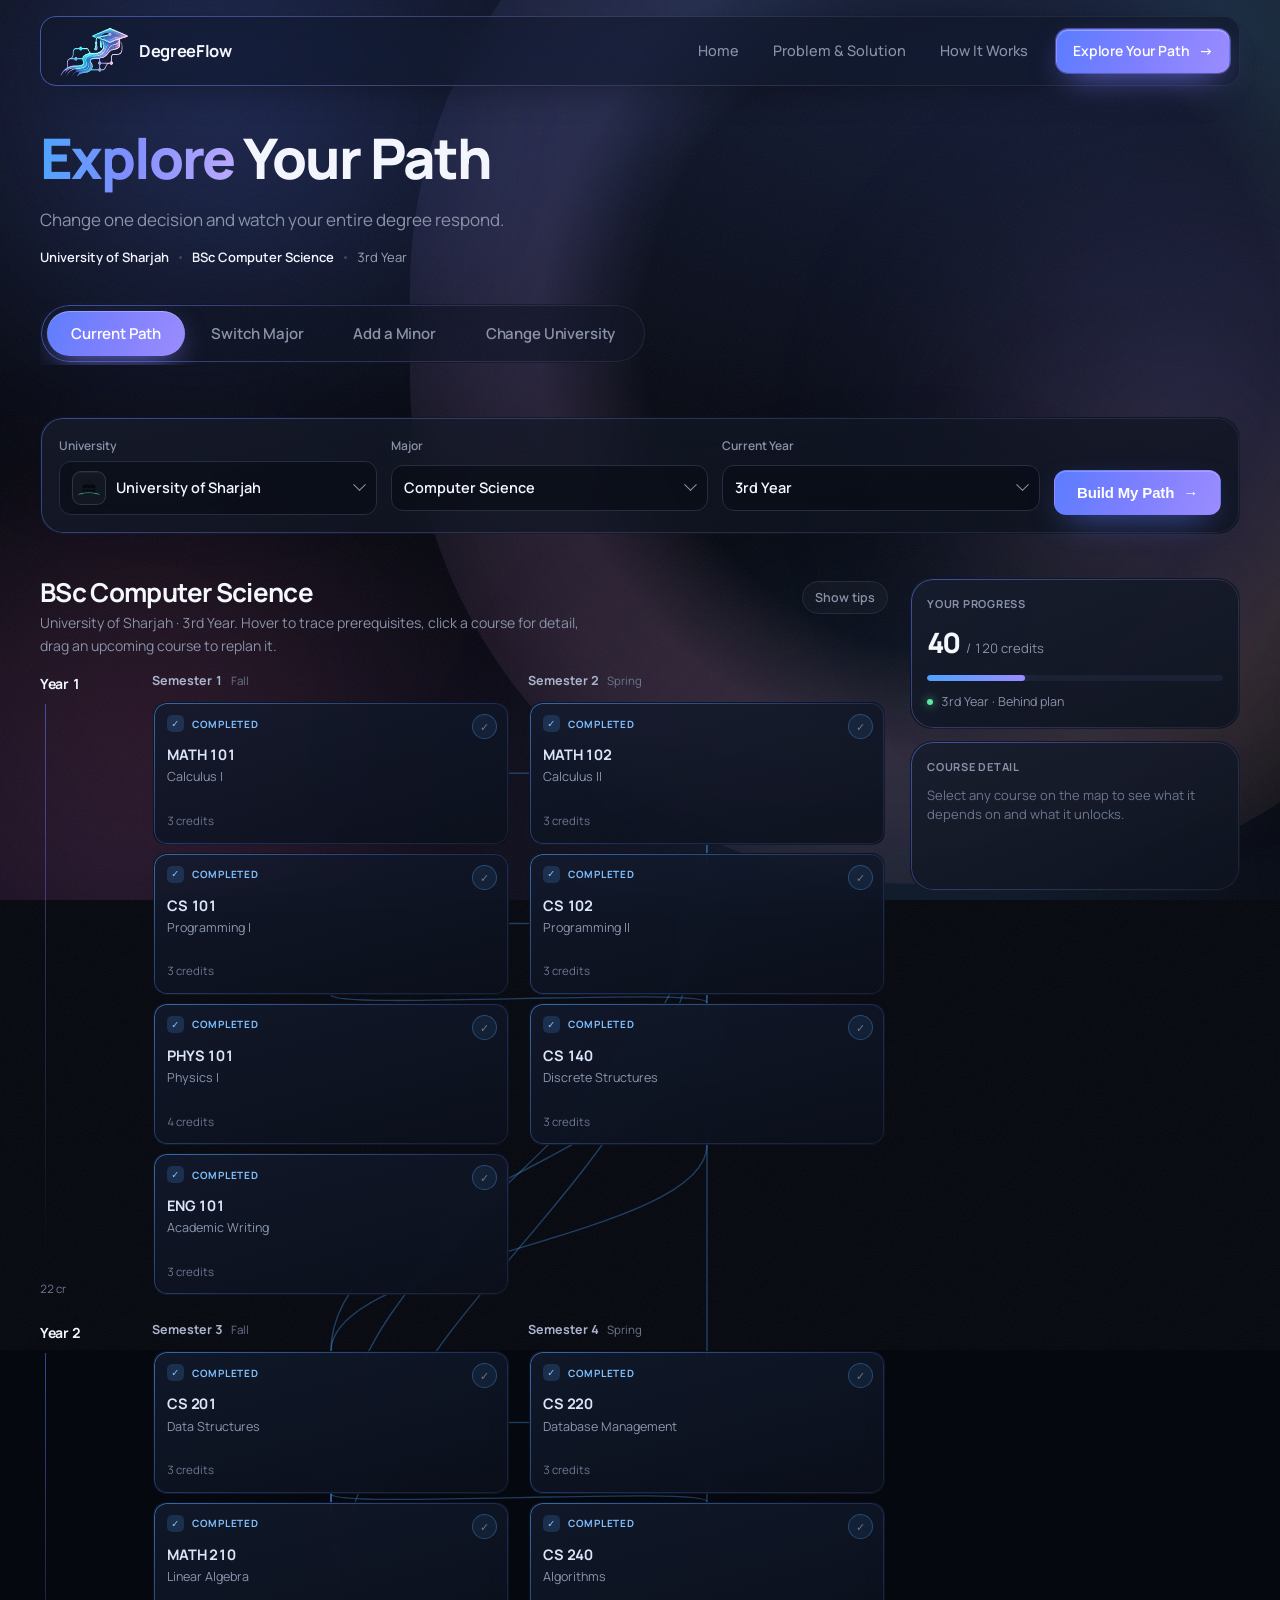
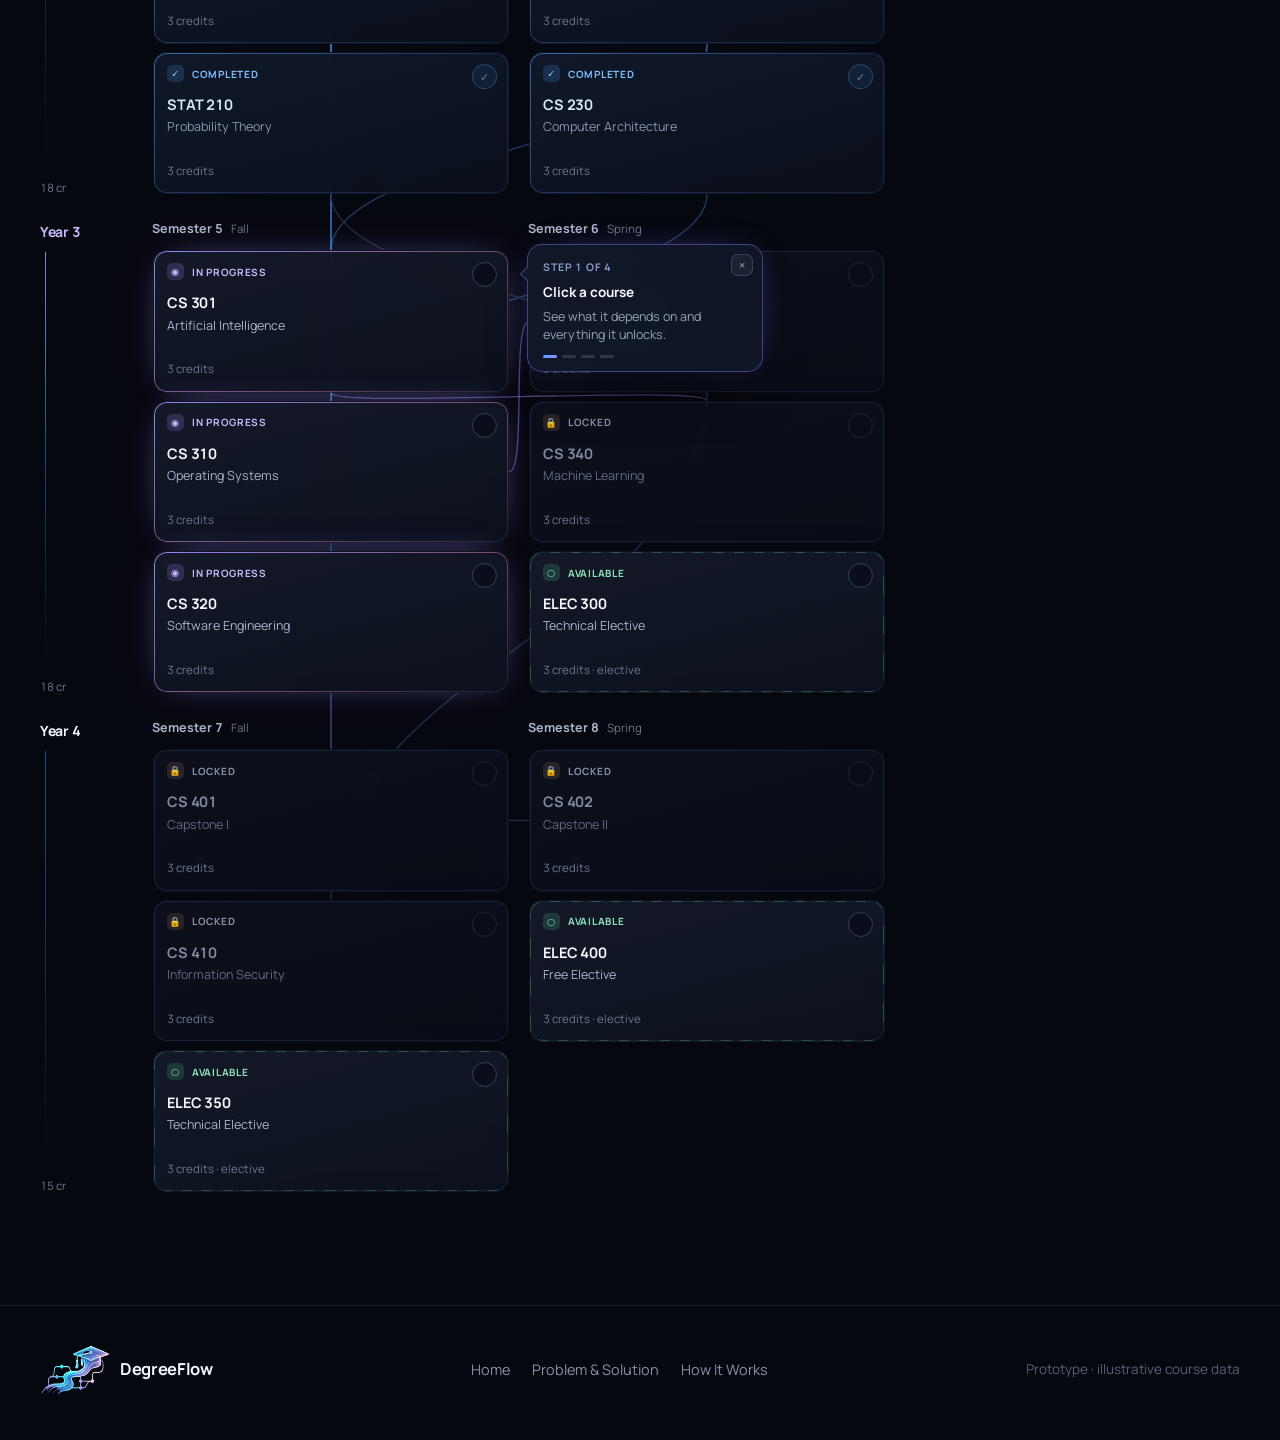
<file: explore.html>
<!DOCTYPE html>
<html lang="en">
<head>
<meta charset="utf-8" />
<meta name="viewport" content="width=device-width, initial-scale=1" />
<title>Explore Your Path — DegreeFlow</title>
<meta name="description" content="See your degree as a living map. Change a major, add a minor or move university, and watch the whole path respond." />

<link rel="preconnect" href="https://fonts.googleapis.com" />
<link rel="preconnect" href="https://fonts.gstatic.com" crossorigin />
<link href="https://fonts.googleapis.com/css2?family=Manrope:wght@400;500;600;700;800&display=swap" rel="stylesheet" />
<link rel="stylesheet" href="home.css" />
<link rel="stylesheet" href="explore.css" />
</head>
<body class="explore-page">



<div class="bg-field" aria-hidden="true">
  <span class="ribbon"></span>
  <span class="orb orb-a"></span>
  <span class="orb orb-b"></span>
  <span class="orb orb-c"></span>
  <span class="orb orb-d"></span>
  <span class="orb orb-e"></span>
</div>
<div class="grain-layer" aria-hidden="true"></div>

<a class="skip" href="#explore">Skip to content</a>

<header class="nav-wrap">
  <nav class="nav" id="nav" aria-label="Primary">
    <a class="brand" href="index.html">
      <img class="brand-mark-fallback" src="images/DegreeFlow_logo.png" alt="" aria-hidden="true" width="70" height="50"/>
      
      <span class="brand-name">DegreeFlow</span>
    </a>

    <button class="nav-toggle" id="navToggle" aria-expanded="false" aria-controls="navLinks" aria-label="Open menu">
      <span></span><span></span>
    </button>

    <div class="nav-links" id="navLinks">
      <a href="index.html" class="nav-link">Home</a>
      <a href="problem-solution.html" class="nav-link">Problem &amp; Solution</a>
      <a href="index.html#how" class="nav-link">How It Works</a>
      <a href="explore.html" class="btn btn-primary btn-sm magnetic is-active" aria-current="page">Explore Your Path <span class="arrow">→</span></a>
    </div>
  </nav>
</header>

<main id="explore">

  <section class="explore-head">
    <div class="shell">
      <h1 class="ex-title"><span class="grad-word">Explore</span> Your Path</h1>
      <p class="ex-sub">Change one decision and watch your entire degree respond.</p>
      <p class="ex-state" id="exState"></p>
    </div>
  </section>

  <section class="tabs-section">
    <div class="shell">
      <div class="tabs-scroll">
        <div class="tabs" role="tablist" aria-label="Scenario" id="tabs">
          <span class="tab-pill" id="tabPill" aria-hidden="true"></span>
          <button class="tab" role="tab" id="tab-current"    aria-selected="true"  aria-controls="view" data-scenario="current">Current Path</button>
          <button class="tab" role="tab" id="tab-major"      aria-selected="false" aria-controls="view" data-scenario="major">Switch Major</button>
          <button class="tab" role="tab" id="tab-minor"      aria-selected="false" aria-controls="view" data-scenario="minor">Add a Minor</button>
          <button class="tab" role="tab" id="tab-university" aria-selected="false" aria-controls="view" data-scenario="university">Change University</button>
        </div>
      </div>
    </div>
  </section>

  <section class="work">
    <div class="shell">

      <!-- sits above the panel so the dropdown row keeps its full width -->
      <div class="config-bar" id="configBar">
        <button class="btn btn-ghost btn-sm" id="resetBtn" type="button" hidden>↺ Reset path</button>
      </div>

      <div class="config" id="config">
        <div class="config-fields" id="configFields"></div>
        <div class="config-actions">
          <button class="btn btn-primary magnetic" id="buildBtn" type="button">Build My Path <span class="arrow">→</span></button>
        </div>
      </div>

      <div class="view" id="view" role="tabpanel" aria-labelledby="tab-current"></div>

    </div>
  </section>
</main>

<div class="toast" id="toast" role="status" aria-live="polite"></div>

<footer class="footer">
  <div class="shell footer-inner">
    <a class="brand" href="index.html">
            <img class="brand-mark-fallback" src="images/DegreeFlow_logo.png" alt="" aria-hidden="true" width="70" height="50"/>

      <span class="brand-name">DegreeFlow</span>
    </a>
    <nav class="footer-links" aria-label="Footer">
      <a href="index.html">Home</a>
      <a href="problem-solution.html">Problem &amp; Solution</a>
      <a href="index.html#how">How It Works</a>
    </nav>
    <p class="footer-note">Prototype · illustrative course data</p>
  </div>
</footer>

<script src="explore.js"></script>
</body>
</html>
</file>
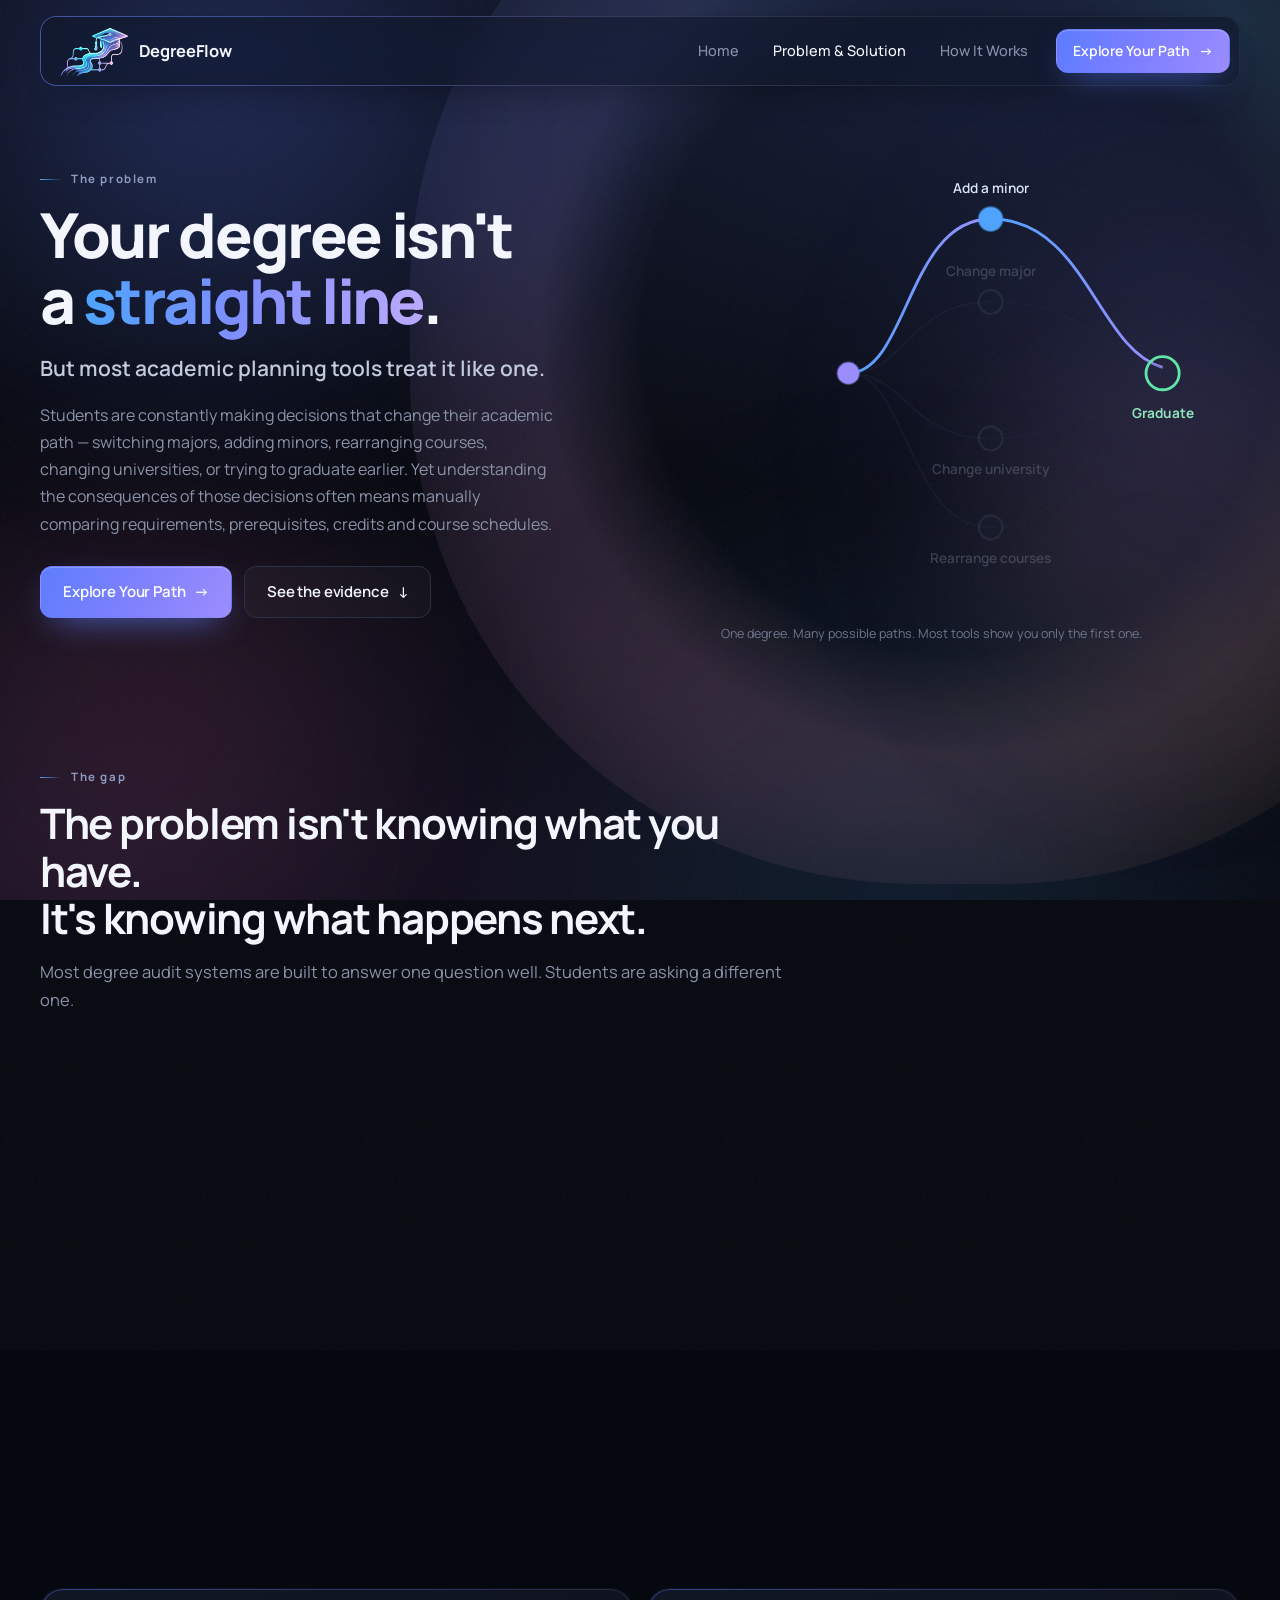
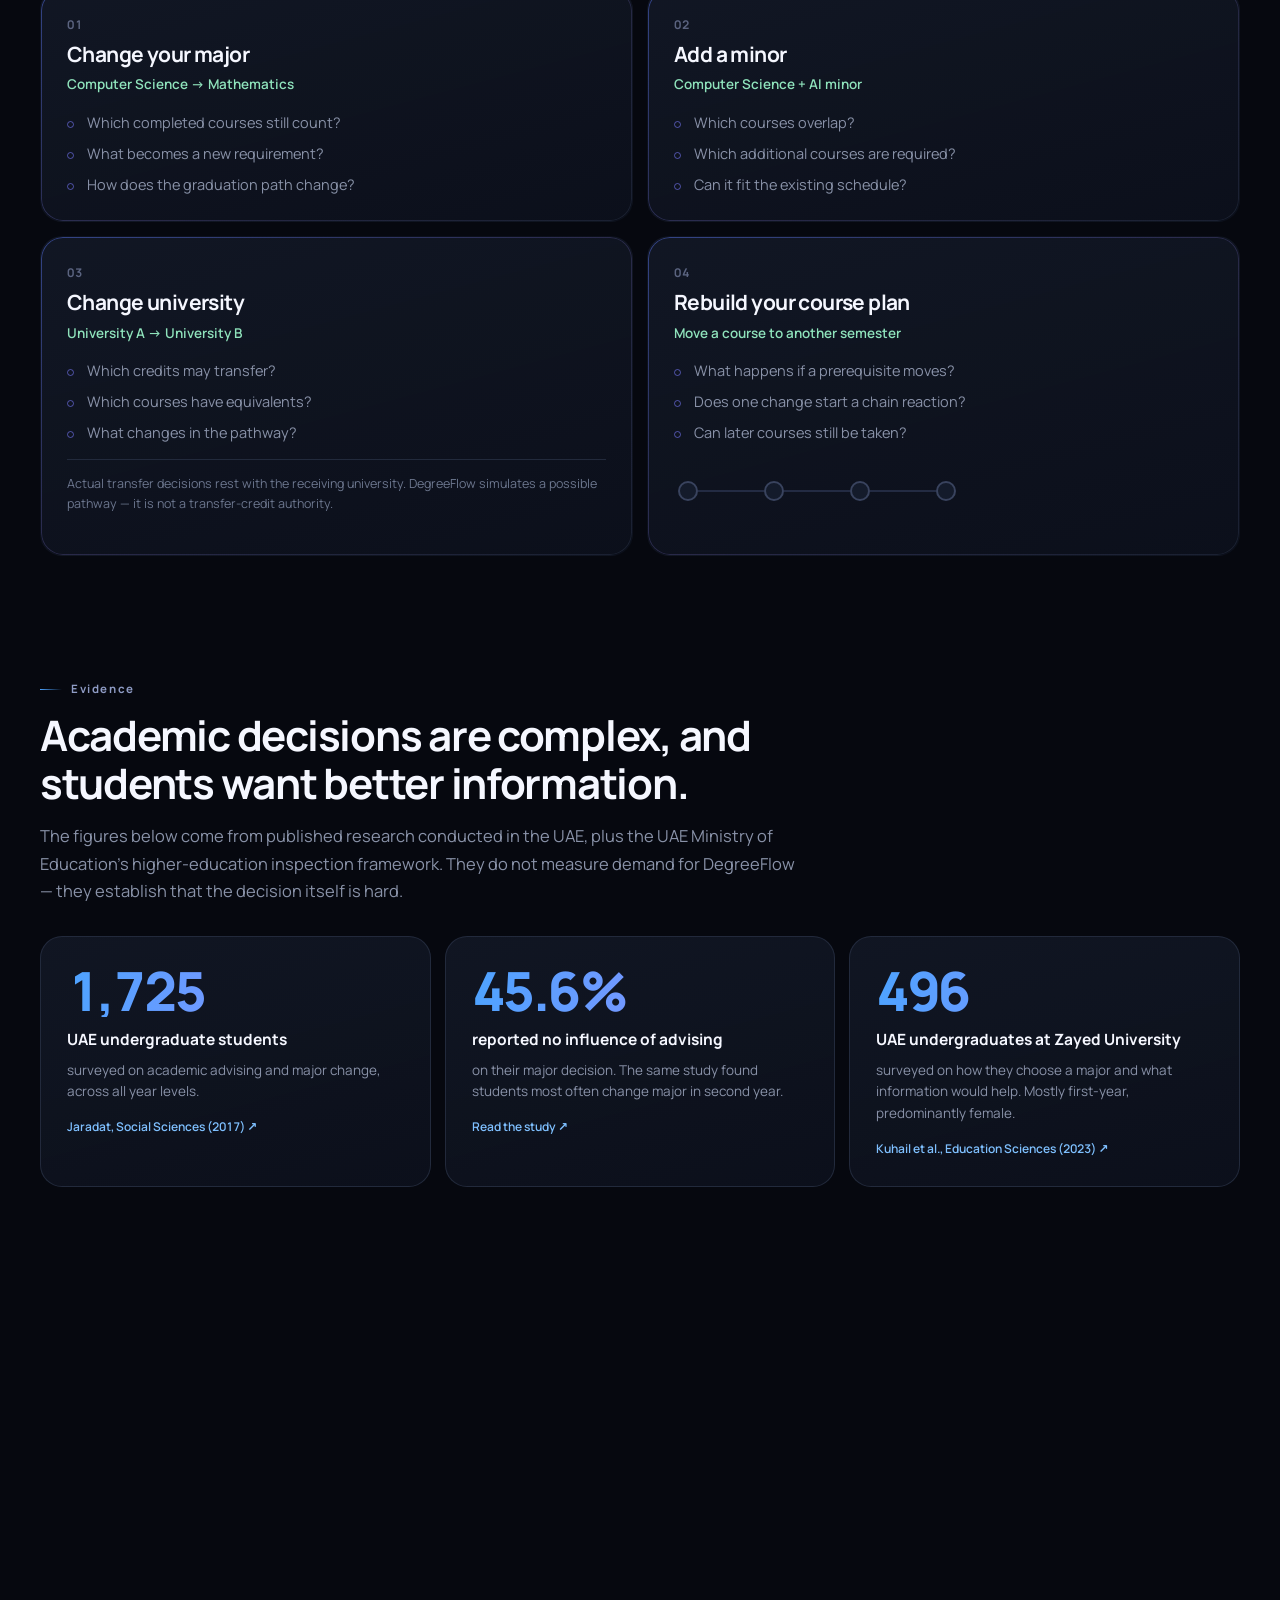
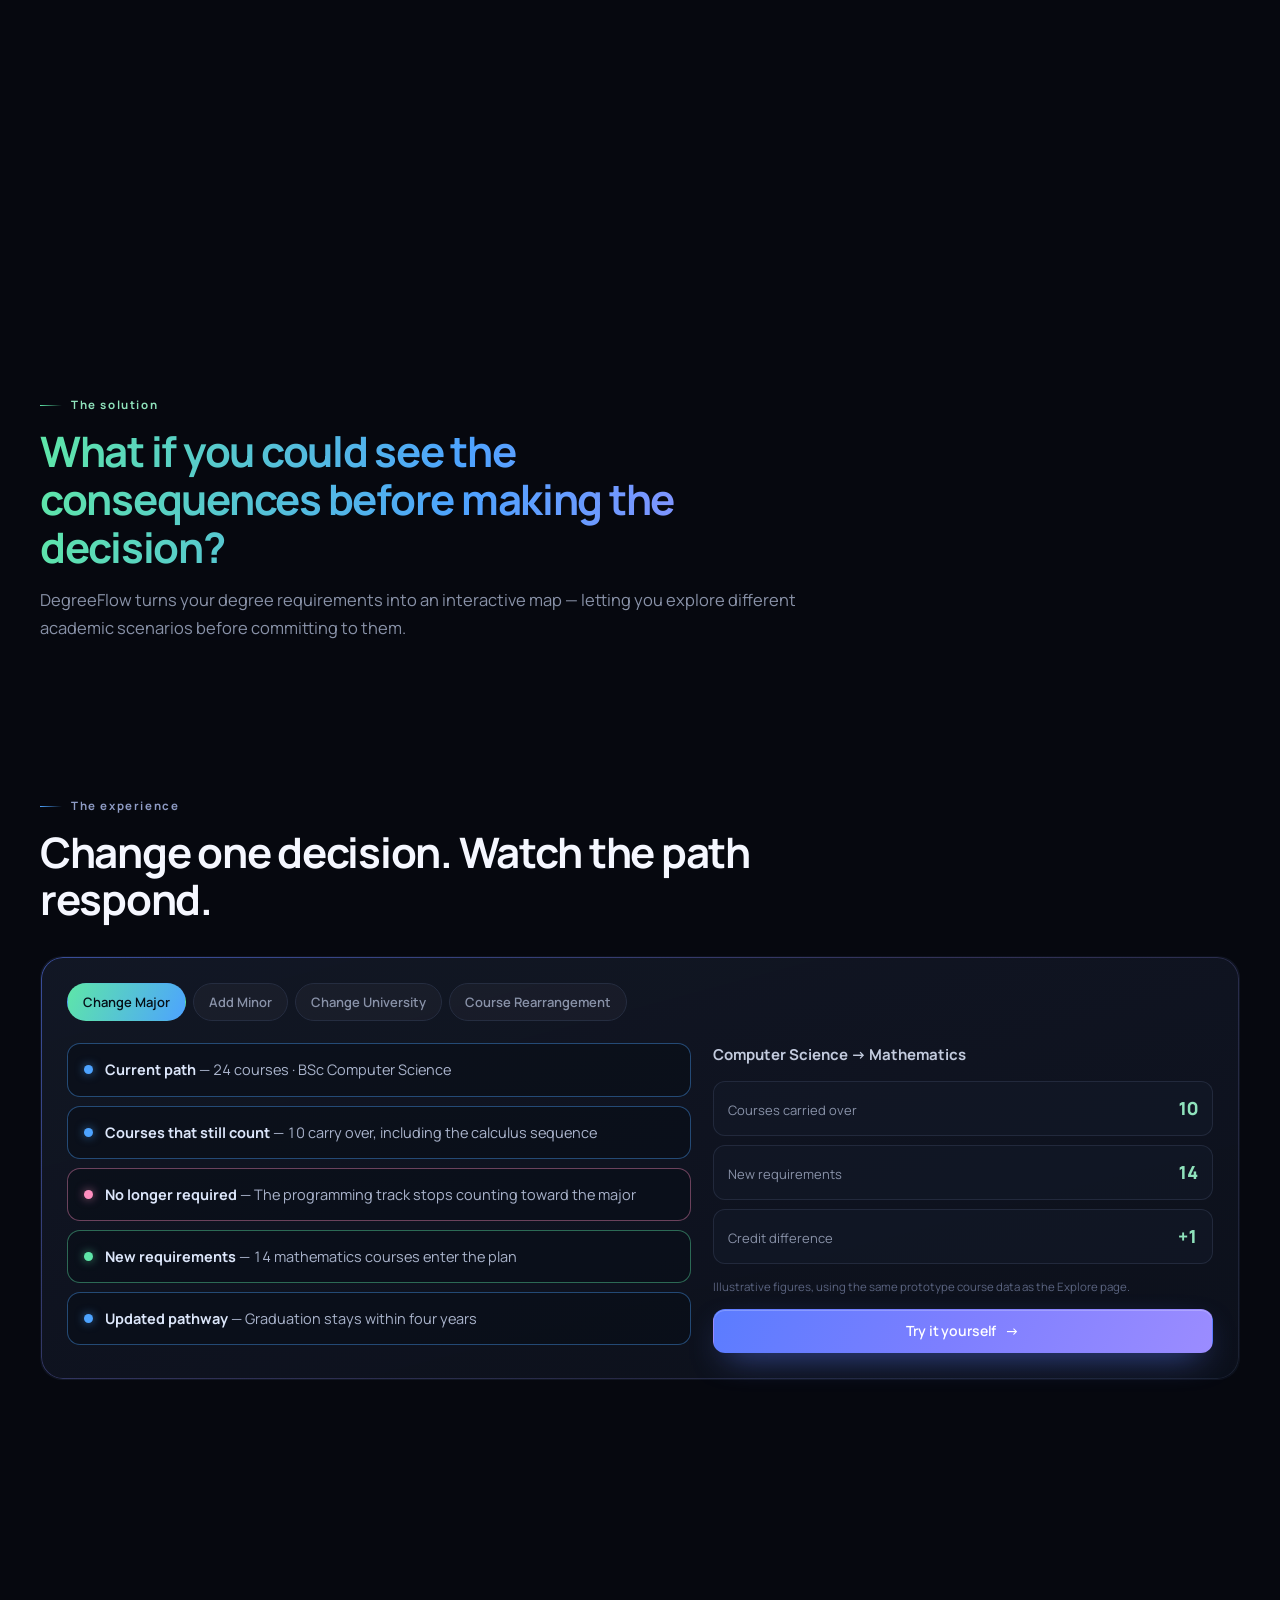
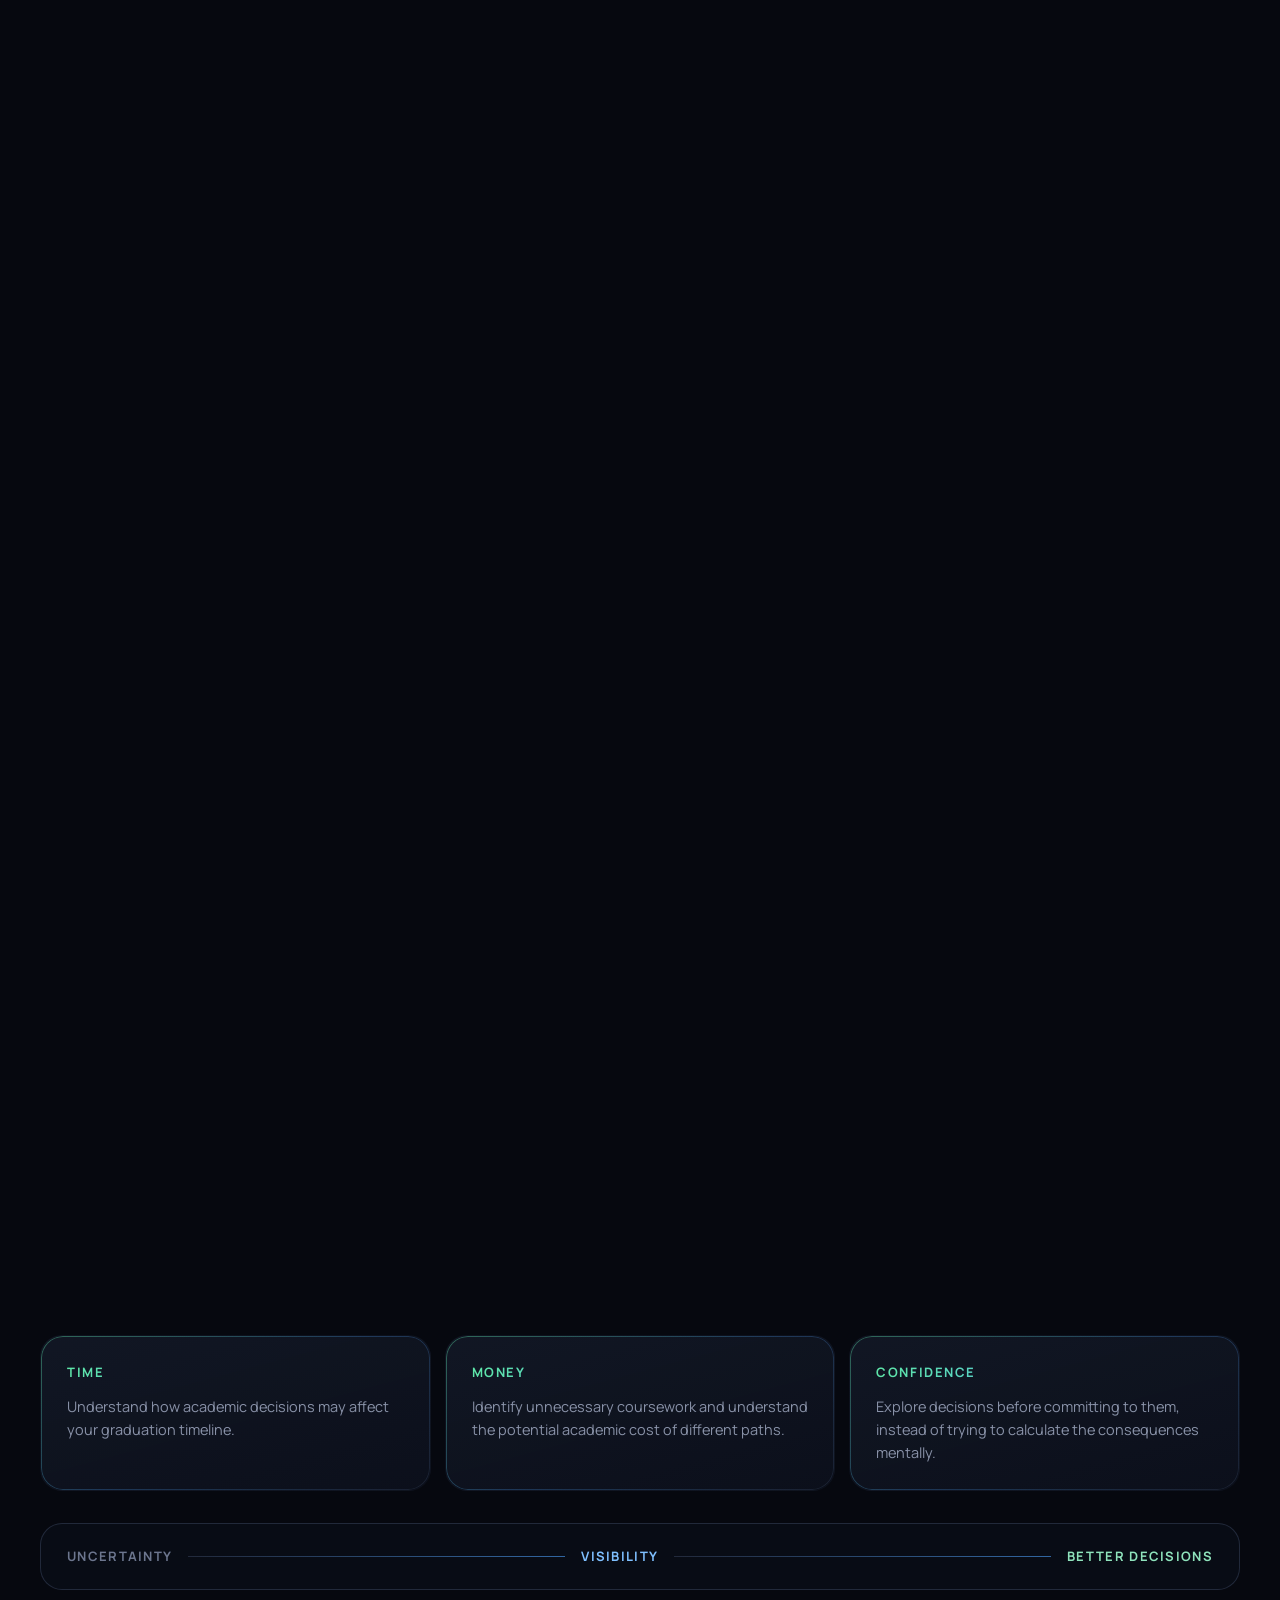
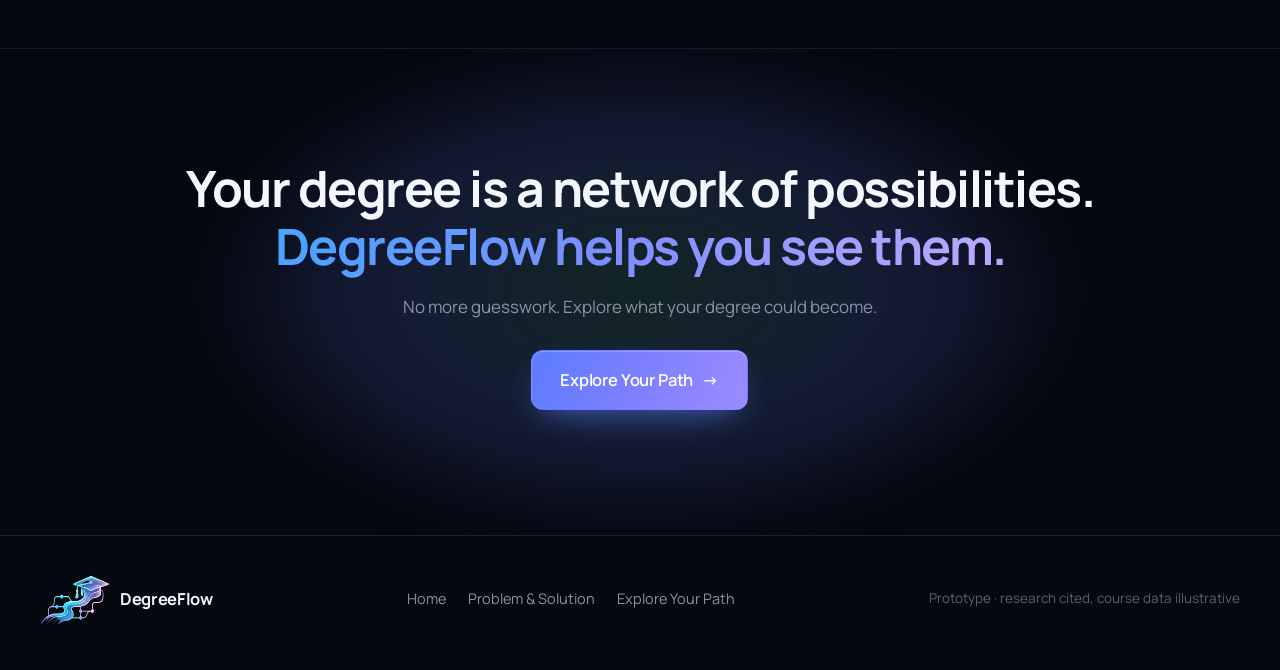
<file: problem-solution.html>
<!DOCTYPE html>
<html lang="en">
<head>
<meta charset="utf-8" />
<meta name="viewport" content="width=device-width, initial-scale=1" />
<title>Problem &amp; Solution — DegreeFlow</title>
<meta name="description" content="Students can see their current degree requirements, but not what happens when they change something. DegreeFlow turns academic decisions into a visual, explorable pathway." />

<link rel="preconnect" href="https://fonts.googleapis.com" />
<link rel="preconnect" href="https://fonts.gstatic.com" crossorigin />
<link href="https://fonts.googleapis.com/css2?family=Manrope:wght@400;500;600;700;800&display=swap" rel="stylesheet" />
<link rel="stylesheet" href="home.css" />
<link rel="stylesheet" href="problem-solution.css" />
</head>
<body class="ps-page">

<div class="bg-field" aria-hidden="true">
  <span class="ribbon"></span>
  <span class="orb orb-a"></span><span class="orb orb-b"></span><span class="orb orb-c"></span>
  <span class="orb orb-d"></span><span class="orb orb-e"></span>
</div>
<div class="grain-layer" aria-hidden="true"></div>

<a class="skip" href="#hero">Skip to content</a>

<header class="nav-wrap">
  <nav class="nav" id="nav" aria-label="Primary">
    <a class="brand" href="index.html">
                 <img class="brand-mark-fallback" src="images/DegreeFlow_logo.png" alt="" aria-hidden="true" width="70" height="50"/>

      <span class="brand-name">DegreeFlow</span>
    </a>
    <button class="nav-toggle" id="navToggle" aria-expanded="false" aria-controls="navLinks" aria-label="Open menu">
      <span></span><span></span>
    </button>
    <div class="nav-links" id="navLinks">
      <a href="index.html" class="nav-link">Home</a>
      <a href="problem-solution.html" class="nav-link is-current" aria-current="page">Problem &amp; Solution</a>
      <a href="index.html#how" class="nav-link">How It Works</a>
      <a href="explore.html" class="btn btn-primary btn-sm magnetic">Explore Your Path <span class="arrow">→</span></a>
    </div>
  </nav>
</header>

<main>

<!-- ═══════════ 1. HERO ═══════════ -->
<section class="hero-ps" id="hero">
  <div class="shell hero-grid">
    <div class="hero-copy">
      <p class="eyebrow">The problem</p>
      <h1 class="hero-h1">Your degree isn't<br />a <em class="grad-word">straight line</em>.</h1>
      <p class="hero-sub">But most academic planning tools treat it like one.</p>
      <p class="hero-body">
        Students are constantly making decisions that change their academic path — switching majors,
        adding minors, rearranging courses, changing universities, or trying to graduate earlier.
        Yet understanding the consequences of those decisions often means manually comparing
        requirements, prerequisites, credits and course schedules.
      </p>
      <div class="hero-actions">
        <a class="btn btn-primary magnetic" href="explore.html">Explore Your Path <span class="arrow">→</span></a>
        <a class="btn btn-ghost magnetic" href="#evidence">See the evidence <span class="arrow down">↓</span></a>
      </div>
    </div>

    <!-- one degree, many possible futures -->
    <div class="branch-wrap">
      <svg class="branch" viewBox="0 0 520 400" role="img"
           aria-label="A single current degree branching into four possible futures: add a minor, change major, change university, and rearrange courses — all leading to graduation.">
        <defs>
          <linearGradient id="psG" x1="0" y1="0" x2="1" y2="0">
            <stop offset="0%" stop-color="#4DA3FF" /><stop offset="100%" stop-color="#9B8CFF" />
          </linearGradient>
          <linearGradient id="psMint" x1="0" y1="0" x2="1" y2="0">
            <stop offset="0%" stop-color="#5EE6A8" /><stop offset="100%" stop-color="#4DA3FF" />
          </linearGradient>
        </defs>

        <g class="br-edges">
          <path class="be spine" d="M40,200 L190,200" />
          <path class="be f" data-f="0" d="M190,200 C240,200 240,70 310,70" />
          <path class="be f" data-f="1" d="M190,200 C240,200 240,140 310,140" />
          <path class="be f" data-f="2" d="M190,200 C240,200 240,255 310,255" />
          <path class="be f" data-f="3" d="M190,200 C240,200 240,330 310,330" />
          <path class="be g" data-f="0" d="M310,70 C390,70 400,180 455,195" />
          <path class="be g" data-f="1" d="M310,140 C390,140 400,180 455,195" />
          <path class="be g" data-f="2" d="M310,255 C390,255 400,205 455,200" />
          <path class="be g" data-f="3" d="M310,330 C390,330 400,215 455,205" />
        </g>

        <g class="br-nodes">
          <!--  <g class="bn now"><circle cx="40" cy="200" r="13" /><text x="40" y="232">Today</text></g> -->
          <g class="bn hub"><circle cx="190" cy="200" r="9" /></g>
          <g class="bn alt" data-f="0"><circle cx="310" cy="70" r="10" /><text x="310" y="48">Add a minor</text></g>
          <g class="bn alt" data-f="1"><circle cx="310" cy="140" r="10" /><text x="310" y="118">Change major</text></g>
          <g class="bn alt" data-f="2"><circle cx="310" cy="255" r="10" /><text x="310" y="285">Change university</text></g>
          <g class="bn alt" data-f="3"><circle cx="310" cy="330" r="10" /><text x="310" y="360">Rearrange courses</text></g>
          <g class="bn grad"><circle cx="455" cy="200" r="14" /><text x="455" y="238">Graduate</text></g>
        </g>
      </svg>
      <p class="branch-cap">One degree. Many possible paths. Most tools show you only the first one.</p>
    </div>
  </div>
</section>

<!-- ═══════════ 2. THE ACTUAL PROBLEM ═══════════ -->
<section class="sec" id="gap">
  <div class="shell">
    <header class="sec-head reveal">
      <p class="eyebrow">The gap</p>
      <h2>The problem isn't knowing what you have.<br />It's knowing what happens next.</h2>
      <p class="sec-sub">Most degree audit systems are built to answer one question well. Students are asking a different one.</p>
    </header>

    <div class="split">
      <article class="split-col old reveal">
        <p class="split-tag">What a degree audit answers</p>
        <ul class="audit-list">
          <li>Completed courses</li>
          <li>Remaining requirements</li>
          <li>GPA</li>
          <li>Credits earned</li>
        </ul>
        <p class="split-foot">A snapshot of one fixed path — accurate, and static.</p>
      </article>

      <article class="split-col new reveal">
        <p class="split-tag mint">What students actually ask</p>
        <div class="asker">
          <span class="ask-q" id="askQ">What if I add a minor?</span>
        </div>
        <p class="split-foot">
          To answer these, students work through course catalogues, prerequisite lists,
          degree audits, advisor appointments, spreadsheets and trial and error.
        </p>
      </article>
    </div>
  </div>
</section>

<!-- ═══════════ 3. FOUR WHAT-IF DECISIONS ═══════════ -->
<section class="sec" id="scenarios">
  <div class="shell">
    <header class="sec-head reveal">
      <p class="eyebrow">Four decisions</p>
      <h2>Every one of these reshapes the same map.</h2>
    </header>

    <div class="wi-grid">
      <article class="wi reveal" style="--i:0">
        <p class="wi-num">01</p>
        <h3>Change your major</h3>
        <p class="wi-ex">Computer Science → Mathematics</p>
        <ul>
          <li>Which completed courses still count?</li>
          <li>What becomes a new requirement?</li>
          <li>How does the graduation path change?</li>
        </ul>
      </article>

      <article class="wi reveal" style="--i:1">
        <p class="wi-num">02</p>
        <h3>Add a minor</h3>
        <p class="wi-ex">Computer Science + AI minor</p>
        <ul>
          <li>Which courses overlap?</li>
          <li>Which additional courses are required?</li>
          <li>Can it fit the existing schedule?</li>
        </ul>
      </article>

      <article class="wi reveal" style="--i:2">
        <p class="wi-num">03</p>
        <h3>Change university</h3>
        <p class="wi-ex">University A → University B</p>
        <ul>
          <li>Which credits may transfer?</li>
          <li>Which courses have equivalents?</li>
          <li>What changes in the pathway?</li>
        </ul>
        <p class="wi-note">Actual transfer decisions rest with the receiving university. DegreeFlow simulates a possible pathway — it is not a transfer-credit authority.</p>
      </article>

      <article class="wi reveal" style="--i:3">
        <p class="wi-num">04</p>
        <h3>Rebuild your course plan</h3>
        <p class="wi-ex">Move a course to another semester</p>
        <ul>
          <li>What happens if a prerequisite moves?</li>
          <li>Does one change start a chain reaction?</li>
          <li>Can later courses still be taken?</li>
        </ul>
        <svg class="chain" viewBox="0 0 300 60" aria-hidden="true">
          <path class="ch-line" d="M24,30 H90 M110,30 H176 M196,30 H262" />
          <circle class="ch-dot a" cx="14" cy="30" r="9" />
          <circle class="ch-dot b" cx="100" cy="30" r="9" />
          <circle class="ch-dot c" cx="186" cy="30" r="9" />
          <circle class="ch-dot d" cx="272" cy="30" r="9" />
        </svg>
      </article>
    </div>
  </div>
</section>

<!-- ═══════════ 4 + 5. RESEARCH ═══════════ -->
<section class="sec" id="evidence">
  <div class="shell">
    <header class="sec-head reveal">
      <p class="eyebrow">Evidence</p>
      <h2>Academic decisions are complex, and students want better information.</h2>
      <p class="sec-sub">
        The figures below come from published research conducted in the UAE, plus the UAE Ministry of
        Education's higher-education inspection framework. They do not measure demand for DegreeFlow —
        they establish that the decision itself is hard.
      </p>
    </header>

    <div class="stats reveal">
      <article class="stat">
        <p class="stat-n" data-count="1725">0</p>
        <p class="stat-l">UAE undergraduate students</p>
        <p class="stat-d">surveyed on academic advising and major change, across all year levels.</p>
        <a class="stat-src" href="https://www.mdpi.com/2076-0760/6/4/151" target="_blank" rel="noopener">Jaradat, Social Sciences (2017) ↗</a>
      </article>

      <article class="stat">
        <p class="stat-n" data-count="45.6" data-suffix="%">0</p>
        <p class="stat-l">reported no influence of advising</p>
        <p class="stat-d">on their major decision. The same study found students most often change major in second year.</p>
        <a class="stat-src" href="https://www.mdpi.com/2076-0760/6/4/151" target="_blank" rel="noopener">Read the study ↗</a>
      </article>

      <article class="stat">
        <p class="stat-n" data-count="496">0</p>
        <p class="stat-l">UAE undergraduates at Zayed University</p>
        <p class="stat-d">surveyed on how they choose a major and what information would help. Mostly first-year, predominantly female.</p>
        <a class="stat-src" href="https://www.mdpi.com/2227-7102/13/1/39" target="_blank" rel="noopener">Kuhail et al., Education Sciences (2023) ↗</a>
      </article>
    </div>

    <p class="read-note reveal">
      Advising matters. The point is not that advisors fail students — it is that students also need
      tools to explore possibilities independently, before and between those conversations.
    </p>

    <div class="ev-grid">
      <article class="ev reveal" style="--i:0">
        <p class="ev-tag">How students research a major</p>
        <div class="ev-bars" id="evBars">
          <div class="ev-row" data-val="85"><span>Searched the internet</span><span class="ev-track"><i></i></span><b>85%</b></div>
          <div class="ev-row" data-val="90"><span>Discussed it with family</span><span class="ev-track"><i></i></span><b>90%</b></div>
          <div class="ev-row" data-val="82"><span>Used social media</span><span class="ev-track"><i></i></span><b>82%</b></div>
        </div>
        <p class="ev-body">
          In that Zayed University survey, only three students out of 496 mentioned reading the
          major's actual requirements as part of their decision. Students research careers thoroughly.
          The structure of the degree itself is where the information gap sits.
        </p>
        <a class="ev-src" href="https://www.mdpi.com/2227-7102/13/1/39" target="_blank" rel="noopener">Source ↗</a>
      </article>

      <article class="ev reveal" style="--i:1">
        <p class="ev-tag">A student voice</p>
        <blockquote class="quote">
          <span class="q-mark">"</span>
          Advising is useless. I still don't understand many things.
        </blockquote>
        <p class="ev-body">
          One of 152 first-year students surveyed at an American university in the UAE. In the same
          study, the registration process ranked as the second-largest source of academic stress —
          above teaching style — and academic advisors ranked sixth of nine sources of support.
        </p>
        <a class="ev-src" href="https://www.emerald.com/lthe/article/17/2/121/276524/Adapting-to-transnational-education-students" target="_blank" rel="noopener">Mikecz Munday (2021), open access ↗</a>
      </article>
    </div>

    <div class="policy reveal">
      <div>
        <p class="ev-tag">Why changing university is not simple</p>
        <p class="ev-body">
          The UAE Ministry of Education's inspection framework requires that undergraduate transfer
          credits be awarded only for courses relevant to the receiving degree, and that credit is not
          granted twice for the same course taken at two institutions. Which is exactly why a student
          needs to see how their completed courses map onto a different degree before they commit.
        </p>
        <a class="ev-src" href="https://www.moe.gov.ae/En/ImportantLinks/Documents/HE-Inspection-Framework-2023.pdf" target="_blank" rel="noopener">Framework for Compliance Inspection of HEIs, 2023 (metric 7.4.5) ↗</a>
      </div>
      <p class="policy-note"><b>DegreeFlow simulates a possible pathway</b> from available course and degree data. Official credit decisions always remain with the university.</p>
    </div>
  </div>
</section>

<!-- ═══════════ 6 + 7. THE SOLUTION / LIVING MAP ═══════════ -->
<section class="sec solution" id="solution">
  <div class="shell">
    <header class="sec-head reveal">
      <p class="eyebrow mint">The solution</p>
      <h2>What if you could see the consequences before making the decision?</h2>
      <p class="sec-sub">
        DegreeFlow turns your degree requirements into an interactive map — letting you explore
        different academic scenarios before committing to them.
      </p>
    </header>

    
  </div>
</section>

<!-- ═══════════ 8. WHAT-IF SIMULATION ═══════════ -->
<section class="sec" id="simulate">
  <div class="shell">
    <header class="sec-head reveal">
      <p class="eyebrow">The experience</p>
      <h2>Change one decision. Watch the path respond.</h2>
    </header>

    <div class="sim-card reveal">
      <div class="sim-tabs" role="tablist" aria-label="Scenario">
        <button class="sim-tab is-on" role="tab" aria-selected="true" data-s="0">Change Major</button>
        <button class="sim-tab" role="tab" aria-selected="false" data-s="1">Add Minor</button>
        <button class="sim-tab" role="tab" aria-selected="false" data-s="2">Change University</button>
        <button class="sim-tab" role="tab" aria-selected="false" data-s="3">Course Rearrangement</button>
      </div>

      <div class="sim-body">
        <div class="sim-flow" id="simFlow"></div>
        <div class="sim-side">
          <p class="sim-label" id="simLabel"></p>
          <div class="sim-stats" id="simStats"></div>
          <p class="sim-note">Illustrative figures, using the same prototype course data as the Explore page.</p>
          <a class="btn btn-primary btn-sm magnetic" href="explore.html">Try it yourself <span class="arrow">→</span></a>
        </div>
      </div>
    </div>
  </div>
</section>

<!-- ═══════════ 9. FUTURE POSSIBILITIES ═══════════ -->
<section class="sec" id="future">
  <div class="shell">
    <header class="sec-head reveal">
      <p class="eyebrow">Concepts</p>
      <h2>And the map can go further.</h2>
      <p class="sec-sub">These are design concepts, not built features. Nothing below exists in the prototype yet.</p>
    </header>

    <div class="fut-grid">
      <article class="fut reveal" style="--i:0"><span class="fut-badge">Concept</span><h3>GPA what-if</h3><p>What would my GPA look like if I earned different grades?</p></article>
      <article class="fut reveal" style="--i:1"><span class="fut-badge">Concept</span><h3>Summer semester</h3><p>Could taking courses over summer help me graduate earlier?</p></article>
      <article class="fut reveal" style="--i:2"><span class="fut-badge">Concept</span><h3>Course Retake</h3><p>What happens if I move this course to another semester?</p></article>
      <article class="fut reveal" style="--i:3"><span class="fut-badge">Concept</span><h3>Graduation timeline</h3><p>What's the earliest realistic path based on my remaining requirements?</p></article>
      <article class="fut reveal" style="--i:4"><span class="fut-badge">Concept</span><h3>Path comparison</h3><p>Which of these two degree plans gets me where I want to go?</p></article>
    </div>
  </div>
</section>

<!-- ═══════════ 10. BEFORE VS AFTER ═══════════ -->
<section class="sec" id="compare">
  <div class="shell">
    <header class="sec-head reveal">
      <p class="eyebrow">Before and after</p>
      <h2>Same question. Different process.</h2>
    </header>

    <div class="vs">
      <div class="vs-col vs-old reveal">
        <p class="vs-tag">Without DegreeFlow</p>
        <ol class="vs-steps">
          <li>Degree audit</li><li>Course catalogue</li><li>Prerequisite list</li>
          <li>University policy pages</li><li>Advisor appointment</li><li>Spreadsheet</li>
          <li>Manual calculations</li><li class="vs-end">Uncertainty</li>
        </ol>
      </div>
      <div class="vs-col vs-new reveal">
        <p class="vs-tag mint">With DegreeFlow</p>
        <ol class="vs-steps">
          <li>Choose a scenario</li><li>Visualize your current credits</li><li>Explore the consequences</li>
          <li>See prerequisite relationships</li><li>Compare pathways</li>
          <li class="vs-end mint">Make a more informed decision</li>
        </ol>
      </div>
    </div>
  </div>
</section>

<!-- ═══════════ 11. WHY IT MATTERS ═══════════ -->
<section class="sec" id="matters">
  <div class="shell">
    <header class="sec-head reveal">
      <p class="eyebrow">Why this matters</p>
      <h2>Visibility is the product.</h2>
    </header>

    <div class="why-grid">
      <article class="why reveal" style="--i:0"><p class="why-k">Time</p><p>Understand how academic decisions may affect your graduation timeline.</p></article>
      <article class="why reveal" style="--i:1"><p class="why-k">Money</p><p>Identify unnecessary coursework and understand the potential academic cost of different paths.</p></article>
      <article class="why reveal" style="--i:2"><p class="why-k">Confidence</p><p>Explore decisions before committing to them, instead of trying to calculate the consequences mentally.</p></article>
    </div>

    <div class="arc reveal">
      <span class="arc-step">Uncertainty</span>
      <span class="arc-line"></span>
      <span class="arc-step mid">Visibility</span>
      <span class="arc-line"></span>
      <span class="arc-step end">Better decisions</span>
    </div>
  </div>
</section>

<!-- ═══════════ 12. FINAL ═══════════ -->
<section class="final-cta">
  <div class="shell final-inner reveal">
    <h2>Your degree is a network of possibilities.<br /><em class="grad-word">DegreeFlow helps you see them.</em></h2>
    <p>No more guesswork. Explore what your degree could become.</p>
    <a class="btn btn-primary btn-lg magnetic" href="explore.html">Explore Your Path <span class="arrow">→</span></a>
  </div>
</section>

</main>

<footer class="footer">
  <div class="shell footer-inner">
    <a class="brand" href="index.html">
                 <img class="brand-mark-fallback" src="images/DegreeFlow_logo.png" alt="" aria-hidden="true" width="70" height="50"/>

      <span class="brand-name">DegreeFlow</span>
    </a>
    <nav class="footer-links" aria-label="Footer">
      <a href="index.html">Home</a>
      <a href="problem-solution.html">Problem &amp; Solution</a>
      <a href="explore.html">Explore Your Path</a>
    </nav>
    <p class="footer-note">Prototype · research cited, course data illustrative</p>
  </div>
</footer>

<script src="problem-solution.js"></script>
</body>
</html>
</file>
<file: home.css>
/* ============================================================
   DegreeFlow — homepage styles
   ============================================================ */

:root{
  --bg:#080B14;
  --surface:#101522;
  --surface-2:#171D2D;
  --blue:#5B7CFF;
  --electric:#4DA3FF;
  --lavender:#9B8CFF;
  --mint:#5EE6A8;
  --text:#F5F7FF;
  --muted:#8992A8;
  --border:#252D40;

  --glass:rgba(19,25,40,.62);
  --glass-strong:rgba(21,28,46,.86);
  --radius-s:12px;
  --radius:16px;
  --radius-l:22px;

  --shell:1200px;
  --ease:cubic-bezier(.16,1,.3,1);
}

*,*::before,*::after{box-sizing:border-box}

html{scroll-behavior:smooth}

body{
  margin:0;
  background:#06080F;
  color:var(--text);
  font-family:"Manrope",system-ui,-apple-system,"Segoe UI",sans-serif;
  font-size:16px;
  line-height:1.6;
  font-feature-settings:"ss01","tnum";
  -webkit-font-smoothing:antialiased;
  overflow-x:hidden;
}

h1,h2,h3{margin:0;letter-spacing:-.028em;line-height:1.1;font-weight:700}
p{margin:0}
a{color:inherit;text-decoration:none}
ol{margin:0;padding:0;list-style:none}
dl,dd,dt{margin:0}

.shell{width:min(var(--shell),calc(100% - 44px));margin-inline:auto}

.skip{position:absolute;left:-9999px;top:12px;z-index:99;background:var(--surface-2);padding:10px 16px;border-radius:10px}
.skip:focus{left:16px}

:focus-visible{outline:2px solid var(--electric);outline-offset:3px;border-radius:8px}

/* ---------- ambient field: iridescent blooms + grain ---------- */
.bg-field{position:fixed;inset:0;z-index:-1;overflow:hidden;pointer-events:none;
  background:
    radial-gradient(120% 80% at 78% 8%, rgba(30,42,84,.55), transparent 60%),
    radial-gradient(90% 70% at 8% 96%, rgba(46,26,58,.55), transparent 62%),
    #06080F;}

.orb{position:absolute;border-radius:50%;filter:blur(96px);will-change:transform}
.orb-a{width:760px;height:760px;top:-280px;left:-180px;opacity:.55;
  background:radial-gradient(circle,rgba(91,124,255,.62),transparent 66%);
  animation:drift-a 36s ease-in-out infinite}
.orb-b{width:660px;height:660px;top:120px;right:-240px;opacity:.5;
  background:radial-gradient(circle,rgba(155,140,255,.52),transparent 66%);
  animation:drift-b 46s ease-in-out infinite}
.orb-c{width:940px;height:940px;bottom:-460px;left:34%;opacity:.45;
  background:radial-gradient(circle,rgba(77,163,255,.34),transparent 68%);
  animation:drift-a 56s ease-in-out infinite reverse}
.orb-d{width:620px;height:620px;top:44%;left:-160px;opacity:.34;
  background:radial-gradient(circle,rgba(255,107,155,.42),transparent 64%);
  animation:drift-b 52s ease-in-out infinite}
.orb-e{width:520px;height:520px;bottom:6%;right:-120px;opacity:.24;
  background:radial-gradient(circle,rgba(255,168,120,.4),transparent 64%);
  animation:drift-a 64s ease-in-out infinite}

/* slow iridescent sweep, the ring/aurora quality from the references */
.ribbon{position:absolute;top:-24%;right:-18%;width:1100px;height:1100px;border-radius:46%;
  opacity:.3;filter:blur(70px);mix-blend-mode:screen;
  background:conic-gradient(from 210deg,
    rgba(255,140,180,.55),
    rgba(155,140,255,.6) 22%,
    rgba(77,163,255,.55) 42%,
    rgba(94,230,168,.28) 60%,
    rgba(255,178,120,.36) 78%,
    rgba(255,140,180,.55));
  -webkit-mask:radial-gradient(circle,transparent 41%,#000 54%,#000 76%,transparent 88%);
  mask:radial-gradient(circle,transparent 41%,#000 54%,#000 76%,transparent 88%);
  animation:spin-ribbon 90s linear infinite}

@keyframes spin-ribbon{to{transform:rotate(360deg)}}
@keyframes drift-a{50%{transform:translate3d(90px,70px,0) scale(1.14)}}
@keyframes drift-b{50%{transform:translate3d(-100px,50px,0) scale(1.1)}}

/* film grain over the whole page, like the reference posters */
.grain-layer{position:fixed;inset:-50%;z-index:1;pointer-events:none;opacity:.055;
  background-image:url("data:image/svg+xml,%3Csvg xmlns='http://www.w3.org/2000/svg' width='180' height='180'%3E%3Cfilter id='n'%3E%3CfeTurbulence type='fractalNoise' baseFrequency='.78' numOctaves='4' stitchTiles='stitch'/%3E%3C/filter%3E%3Crect width='100%25' height='100%25' filter='url(%23n)'/%3E%3C/svg%3E");
  animation:grain-shift 7s steps(6) infinite}
@keyframes grain-shift{
  0%{transform:translate3d(0,0,0)}
  20%{transform:translate3d(-4%,3%,0)}
  40%{transform:translate3d(3%,-4%,0)}
  60%{transform:translate3d(-3%,-2%,0)}
  80%{transform:translate3d(4%,2%,0)}
  100%{transform:translate3d(0,0,0)}}

/* ---------- navigation ---------- */
.nav-wrap{position:fixed;top:16px;left:0;right:0;z-index:60;display:flex;justify-content:center}
.nav{
  width:min(var(--shell),calc(100% - 32px));
  display:flex;align-items:center;justify-content:space-between;gap:20px;
  padding:9px 10px 9px 18px;
  border-radius:var(--radius);
  border:1px solid rgba(37,45,64,.9);
  background:var(--glass);
  backdrop-filter:blur(20px) saturate(150%);
  -webkit-backdrop-filter:blur(20px) saturate(150%);
  box-shadow:0 18px 40px -28px rgba(0,0,0,.95);
  transition:background .4s var(--ease),border-color .4s var(--ease),box-shadow .4s var(--ease);
  position:relative;
}
.nav::after{
  content:"";position:absolute;inset:-1px;border-radius:inherit;padding:1px;
  background:linear-gradient(105deg,rgba(91,124,255,.55),rgba(155,140,255,.18) 45%,transparent 72%);
  -webkit-mask:linear-gradient(#000 0 0) content-box,linear-gradient(#000 0 0);
  mask:linear-gradient(#000 0 0) content-box,linear-gradient(#000 0 0);
  -webkit-mask-composite:xor;mask-composite:exclude;pointer-events:none;
}
.nav.is-stuck{background:var(--glass-strong);box-shadow:0 24px 60px -30px rgba(0,0,0,1)}

.brand{display:inline-flex;align-items:center;gap:10px;font-weight:700;letter-spacing:-.02em}
.brand-mark{width:26px;height:26px;overflow:visible}
.brand-mark path{fill:none;stroke:var(--electric);stroke-width:1.8;stroke-linecap:round}
.brand-mark path.faint{stroke:var(--border)}
.brand-mark circle{fill:var(--bg);stroke:var(--blue);stroke-width:1.8}
.brand-mark circle.mid{fill:var(--blue);stroke:var(--blue)}
.brand-mark circle.tip{fill:var(--lavender);stroke:var(--lavender)}
.brand-mark circle.faint-dot{fill:none;stroke:var(--border)}
.brand-name{font-size:16.5px}

.nav-links{display:flex;align-items:center;gap:6px}
.nav-link{
  padding:9px 14px;border-radius:10px;font-size:14.5px;font-weight:500;color:var(--muted);
  transition:color .25s ease,background .25s ease;
}
.nav-link:hover{color:var(--text);background:rgba(255,255,255,.04)}
.nav-link.is-current{color:var(--text)}
.nav-links .btn{margin-left:8px}

.nav-toggle{display:none;width:40px;height:36px;border-radius:10px;background:rgba(255,255,255,.04);
  border:1px solid var(--border);cursor:pointer;padding:0;place-items:center}
.nav-toggle span{display:block;width:16px;height:1.6px;background:var(--text);margin:3px auto;
  transition:transform .3s var(--ease),opacity .2s ease}
.nav-toggle[aria-expanded="true"] span:first-child{transform:translateY(2.3px) rotate(45deg)}
.nav-toggle[aria-expanded="true"] span:last-child{transform:translateY(-2.3px) rotate(-45deg)}

/* ---------- buttons ---------- */
.btn{
  display:inline-flex;align-items:center;gap:9px;
  padding:13px 22px;border-radius:12px;
  font-size:15px;font-weight:600;letter-spacing:-.01em;
  transition:transform .3s var(--ease),box-shadow .3s var(--ease),background .3s var(--ease),border-color .3s var(--ease);
  white-space:nowrap;border:1px solid transparent;cursor:pointer;
}
.btn-sm{padding:10px 16px;font-size:14px}
.btn-lg{padding:16px 28px;font-size:16.5px}
.btn-primary{
  color:#fff;
  background:linear-gradient(115deg,#5B7CFF,#7D7FFF 48%,#9B8CFF);
  box-shadow:0 12px 34px -14px rgba(91,124,255,.9),inset 0 1px 0 rgba(255,255,255,.22);
}
.btn-primary:hover{transform:translateY(-2px);box-shadow:0 20px 44px -14px rgba(123,124,255,.95),inset 0 1px 0 rgba(255,255,255,.3)}
.btn-ghost{
  color:var(--text);background:rgba(255,255,255,.03);border-color:var(--border);
  backdrop-filter:blur(10px);
}
.btn-ghost:hover{border-color:#33405c;background:rgba(255,255,255,.06);transform:translateY(-2px)}
.arrow{transition:transform .3s var(--ease);display:inline-block}
.btn:hover .arrow{transform:translateX(3px)}
.btn:hover .arrow.down{transform:translateY(3px)}

/* ---------- hero ---------- */
.hero{padding:168px 0 152px;position:relative}
.hero-grid{
  display:grid;grid-template-columns:minmax(0,.88fr) minmax(0,1.12fr);
  gap:56px;align-items:center;
}
.hero-kicker{
  font-size:13.5px;color:var(--muted);font-weight:600;letter-spacing:.01em;
  display:inline-flex;align-items:center;gap:9px;margin-bottom:22px;
}
.hero-kicker::before{content:"";width:26px;height:1px;background:linear-gradient(90deg,var(--electric),transparent)}

.hero-title{font-size:clamp(40px,5.2vw,68px);font-weight:800;line-height:1.04;letter-spacing:-.038em}
.hero-title .line{display:block;overflow:hidden;padding-bottom:.06em}
.hero-title .line-in{display:block;transform:translateY(112%);
  transition:transform 1.05s cubic-bezier(.19,1,.22,1);
  transition-delay:calc(var(--l) * 110ms)}
.hero-title.is-in .line-in{transform:none}
.grad-text{
  font-style:normal;
  background:linear-gradient(96deg,#4DA3FF 8%,#7E8DFF 48%,#B8A8FF 92%);
  -webkit-background-clip:text;background-clip:text;color:transparent;
}
.hero-sub{margin-top:24px;max-width:46ch;color:var(--muted);font-size:17.5px;line-height:1.65}
.hero-actions{display:flex;flex-wrap:wrap;gap:12px;margin-top:34px}

.hero-meta{
  display:grid;grid-template-columns:repeat(3,minmax(0,1fr));gap:22px 28px;
  margin-top:52px;padding-top:24px;border-top:1px solid rgba(37,45,64,.7);
}
.hero-meta > div{position:relative;padding-left:20px;min-width:0}
.hero-meta > div:first-child{padding-left:0}
.hero-meta > div::before{
  content:"";position:absolute;left:0;top:2px;bottom:2px;width:1px;
  background:linear-gradient(180deg,rgba(91,124,255,.55),rgba(91,124,255,0));
}
.hero-meta > div:first-child::before{display:none}
.hero-meta dt{font-size:12px;color:var(--muted);text-transform:uppercase;letter-spacing:.05em;white-space:nowrap}
.hero-meta dd{font-size:16px;font-weight:700;margin-top:7px;letter-spacing:-.015em;line-height:1.35}

/* ---------- hero stage / graph ---------- */
.hero-stage{position:relative}
.stage{position:relative;padding:8px 6px 30px}
.graph{width:100%;height:auto;overflow:visible;display:block}

.edge{
  fill:none;stroke:#26304A;stroke-width:1.4;
  transition:stroke .35s ease,opacity .35s ease,stroke-width .35s ease;
}
.edge.state-done{stroke:rgba(77,163,255,.55)}
.edge.state-active{stroke:url(#edgeLive);stroke-width:1.7}
.edge.is-lit{stroke:url(#edgeLive);stroke-width:2.1;opacity:1}
.edge.is-dim{opacity:.18}

.node{cursor:pointer}
.node .halo{opacity:0;transition:opacity .4s ease}
.node .ring{fill:rgba(11,16,28,.9);stroke:#2E3852;stroke-width:1.5;transition:stroke .3s ease,fill .3s ease}
.node .core{transition:transform .35s var(--ease),opacity .35s ease}
.node .label{
  fill:var(--muted);font-size:11.5px;font-weight:600;text-anchor:middle;
  letter-spacing:.01em;transition:fill .3s ease,opacity .35s ease;
}

.node.state-done .core{fill:url(#nodeDone)}
.node.state-done .ring{stroke:rgba(91,124,255,.5)}
.node.state-done .halo{fill:var(--blue);opacity:.14}
.node.state-done .label{fill:#B7C2DE}

.node.state-active .core{fill:url(#nodeActive)}
.node.state-active .ring{stroke:rgba(155,140,255,.75)}
.node.state-active .halo{fill:var(--lavender);opacity:.16;animation:breathe 3.4s ease-in-out infinite}
.node.state-active .label{fill:#D6D2FF}

.node.state-open .core{fill:none;stroke:var(--electric);stroke-width:2}
.node.state-open .ring{stroke:rgba(77,163,255,.35)}

.node.state-locked .core{fill:#1B2233}
.node.state-locked .ring{stroke:#222B3E}
.node.state-locked .label{fill:#5C667E}

.node.state-degree .core{fill:none;stroke:var(--mint);stroke-width:2}
.node.state-degree .halo{fill:url(#degreeGlow);opacity:.9;animation:breathe 5s ease-in-out infinite}
.node.state-degree .label{fill:var(--mint)}

.node.is-lit .halo{opacity:.34}
.node.is-lit .ring{stroke:rgba(155,140,255,.8)}
.node.is-lit .label{fill:var(--text)}
.node.is-dim{opacity:.24}
.node.is-hover .core{transform:scale(1.28)}
.node .core{transform-box:fill-box;transform-origin:center}

@keyframes breathe{0%,100%{opacity:.12}50%{opacity:.34}}

/* intro sequencing */
.graph .node{opacity:0;transform:translateY(7px);
  transition:opacity .6s var(--ease),transform .6s var(--ease)}
.graph .node-pos{transform-box:view-box}
.graph .node.is-on{opacity:1;transform:none}
.graph.is-ready .node.is-dim{opacity:.24}

.node-card{
  position:absolute;top:0;left:0;z-index:5;pointer-events:none;
  display:grid;gap:2px;min-width:186px;
  padding:13px 15px;border-radius:14px;
  background:var(--glass-strong);
  border:1px solid rgba(60,74,110,.9);
  backdrop-filter:blur(16px);-webkit-backdrop-filter:blur(16px);
  box-shadow:0 26px 50px -26px rgba(0,0,0,1);
  opacity:0;transform:translate(-50%,-104%) scale(.97);
  transition:opacity .22s ease,transform .28s var(--ease);
}
.node-card.is-visible{opacity:1;transform:translate(-50%,-100%) scale(1)}
.node-card-code{font-size:14px;font-weight:700;letter-spacing:-.01em}
.node-card-name{font-size:13px;color:#C3CBDE}
.node-card-state{font-size:12.5px;color:var(--electric);margin-top:6px}
.node-card-unlock{font-size:12.5px;color:var(--muted)}
.node-card[data-state="locked"] .node-card-state{color:#7E88A0}
.node-card[data-state="degree"] .node-card-state{color:var(--mint)}
.node-card[data-state="active"] .node-card-state{color:var(--lavender)}

.stage-hint{
  position:absolute;bottom:-4px;right:8px;font-size:12.5px;color:#616B84;
  transition:opacity .4s ease;max-width:70%;
}
.stage-hint.is-hidden{opacity:0}

/* ---------- product panel ---------- */
.panel{
  position:absolute;left:-38px;bottom:-98px;width:292px;
  padding:18px;border-radius:var(--radius-l);
  background:linear-gradient(160deg,rgba(23,29,45,.92),rgba(14,19,32,.9));
  backdrop-filter:blur(22px);-webkit-backdrop-filter:blur(22px);
  box-shadow:0 40px 80px -40px rgba(0,0,0,1);
  border:1px solid transparent;
  animation:float-panel 9s ease-in-out infinite;
}
.panel::before{
  content:"";position:absolute;inset:0;border-radius:inherit;padding:1px;
  background:linear-gradient(140deg,rgba(91,124,255,.75),rgba(155,140,255,.35) 46%,rgba(37,45,64,.6));
  -webkit-mask:linear-gradient(#000 0 0) content-box,linear-gradient(#000 0 0);
  mask:linear-gradient(#000 0 0) content-box,linear-gradient(#000 0 0);
  -webkit-mask-composite:xor;mask-composite:exclude;pointer-events:none;
}
@keyframes float-panel{50%{transform:translateY(-9px)}}

.panel-head{display:flex;align-items:flex-start;justify-content:space-between;gap:12px}
.panel-label{font-size:12px;color:var(--muted)}
.panel-major{font-size:15px;font-weight:700;margin-top:2px}
.panel-tag{
  font-size:11.5px;font-weight:600;color:var(--mint);
  padding:4px 9px;border-radius:999px;
  background:rgba(94,230,168,.09);border:1px solid rgba(94,230,168,.24);
}
.panel-progress{margin-top:18px}
.panel-figures{display:flex;align-items:baseline;gap:7px}
.panel-figures strong{font-size:30px;font-weight:800;letter-spacing:-.03em}
.panel-figures span{font-size:13px;color:var(--muted)}
.bar{height:6px;border-radius:99px;background:#1B2233;margin-top:10px;overflow:hidden}
.bar i{display:block;height:100%;width:var(--fill);border-radius:99px;
  background:linear-gradient(90deg,#4DA3FF,#9B8CFF);
  box-shadow:0 0 18px rgba(91,124,255,.55);
  animation:fill-bar 1.6s var(--ease) both .9s}
@keyframes fill-bar{from{width:0}}

.panel-stats{display:grid;grid-template-columns:1fr 1fr;gap:12px;margin-top:18px;
  padding-top:14px;border-top:1px solid rgba(37,45,64,.9)}
.panel-stats span{display:block;font-size:11.5px;color:var(--muted)}
.panel-stats strong{font-size:14px;font-weight:600}

.mini-path{width:100%;height:auto;margin-top:14px;overflow:visible}
.mini-line{fill:none;stroke:#28324a;stroke-width:1.6}
.mini-line-lit{stroke:url(#edgeSweep);stroke-width:2;
  stroke-dasharray:240;stroke-dashoffset:240;animation:draw 2.4s var(--ease) forwards 1.1s}
@keyframes draw{to{stroke-dashoffset:0}}
.mini-dot{fill:#141B2B;stroke-width:2}
.mini-dot.done{fill:#4DA3FF;stroke:none}
.mini-dot.live{fill:#9B8CFF;stroke:none}
.mini-dot.next{stroke:#39435E}

/* ---------- generic sections ---------- */
.section{padding:120px 0}
.section-head{max-width:660px}
.section-head h2{font-size:clamp(30px,3.7vw,44px)}
.section-head p{margin-top:18px;color:var(--muted);font-size:17px;max-width:58ch}

.reveal{opacity:0;transform:translateY(16px);transition:opacity .8s var(--ease),transform .8s var(--ease)}
.reveal.is-in{opacity:1;transform:none}

/* ---------- problem: pinned presentation ---------- */
.problem{padding-bottom:40px}
.problem-shell{display:grid;grid-template-columns:minmax(0,.82fr) minmax(0,1.18fr);gap:64px;align-items:start}
.problem-head{position:sticky;top:140px;max-width:440px}
.problem-head h2{font-size:clamp(30px,3.7vw,44px)}
.problem-head p{margin-top:18px;color:var(--muted);font-size:17px;max-width:58ch}

.problem-pin{position:relative;min-height:100vh;display:flex;align-items:center;padding:64px 0}
.problem-row{display:flex;align-items:center;gap:44px;width:100%}
.problem-stack{position:relative;flex:1 1 auto;min-width:0;width:100%;
  display:grid;gap:20px}
.problem-stack.is-staged{gap:0;perspective:1500px}
.problem-stack.is-staged .p-card{grid-column:1;grid-row:1;margin:0;backface-visibility:hidden}

.p-card{
  position:relative;padding:36px 34px 38px;border-radius:var(--radius-l);
  background:linear-gradient(165deg,rgba(24,30,47,.84),rgba(12,17,29,.88));
  border:1px solid transparent;overflow:hidden;
  box-shadow:0 30px 64px -42px rgba(0,0,0,.95);
  transition:box-shadow .5s ease;
}
.p-card::before{
  content:"";position:absolute;inset:0;border-radius:inherit;padding:1px;
  background:linear-gradient(150deg,rgba(91,124,255,.38),rgba(155,140,255,.14) 45%,rgba(37,45,64,.5));
  -webkit-mask:linear-gradient(#000 0 0) content-box,linear-gradient(#000 0 0);
  mask:linear-gradient(#000 0 0) content-box,linear-gradient(#000 0 0);
  -webkit-mask-composite:xor;mask-composite:exclude;pointer-events:none;
  transition:background .5s ease;
}
.p-card.is-active{box-shadow:0 46px 100px -38px rgba(91,124,255,.32),0 30px 64px -42px rgba(0,0,0,.95)}
.p-card.is-active::before{background:linear-gradient(150deg,rgba(130,160,255,.85),rgba(178,160,255,.42) 48%,rgba(77,163,255,.28))}

.p-card-index{position:absolute;top:30px;right:34px;font-size:13px;font-weight:700;color:#4A5476;letter-spacing:.06em}
.p-art{width:132px;height:96px;display:block;margin-bottom:24px;overflow:visible}
.p-card h3{font-size:22px}
.p-card p{color:var(--muted);font-size:15.5px;margin-top:12px;max-width:38ch;line-height:1.62}

/* icon 01 — staircase to graduation cap */
.stair{fill:url(#gradPath)}
.stair.s1{opacity:.28}
.stair.s2{opacity:.52}
.stair.s3{opacity:.76}
.stair.s4{opacity:1}
.cap-top{fill:var(--mint)}
.cap-brim{fill:none;stroke:var(--mint);stroke-width:1.4;stroke-linejoin:round;opacity:.8}
.cap-tassel{stroke:var(--mint);stroke-width:1.3}
.cap-bead{fill:var(--mint)}

/* icon 02 — lock + prerequisite nodes */
.p-link{stroke:#2E3855;stroke-width:1.6;fill:none}
.p-link.dim{stroke-dasharray:3 4}
.p-node{stroke-width:2}
.p-node.on{fill:url(#gradPath);stroke:none}
.p-node.off{fill:none;stroke:#39435E}
.p-node.live{fill:#9B8CFF;stroke:none}
.lock-shackle{fill:none;stroke:url(#gradLock);stroke-width:5;stroke-linecap:round;stroke-linejoin:round;
  transform-box:fill-box;transform-origin:50% 100%;transition:transform .6s var(--ease)}
.lock-body{fill:url(#gradLock);opacity:.94}
.lock-hole{fill:#0B0F1A}
.lock-hole-line{stroke:#0B0F1A;stroke-width:3;stroke-linecap:round}
.p-card.is-active .lock-shackle{transform:translateY(-3px) rotate(-8deg)}

/* icon 03 — magnifying glass over a course map */
.map-line{stroke:#2E3855;stroke-width:1.3;fill:none}
.glass-ring{fill:rgba(255,255,255,.03);stroke:url(#gradExplore);stroke-width:3}
.glass-handle{stroke:url(#gradExplore);stroke-width:4;stroke-linecap:round}

.problem-steps{display:flex;flex-direction:column;align-items:center;flex:0 0 auto;padding-top:6px}
.p-step{
  position:relative;width:34px;height:34px;border-radius:50%;display:grid;place-items:center;
  font-size:0;color:#5B6480;background:rgba(255,255,255,.03);border:1px solid var(--border);
  transition:color .4s ease,border-color .4s ease,background .4s ease,transform .4s var(--ease),box-shadow .4s ease;
}
.p-step i{font-style:normal;font-size:11px;font-weight:700}
.p-step:not(:last-child)::after{
  content:"";position:absolute;top:100%;left:50%;width:1px;height:40px;
  background:linear-gradient(180deg,var(--border),transparent);transform:translateX(-50%);
}
.p-step.is-active{
  color:#DCE3FF;border-color:rgba(120,150,255,.6);background:rgba(91,124,255,.16);
  transform:scale(1.14);box-shadow:0 0 0 5px rgba(91,124,255,.12);
}

/* ---------- from confusion to clarity ---------- */
.clarity-shell{display:grid;grid-template-columns:minmax(0,.82fr) minmax(0,1.18fr);gap:64px;align-items:start}
.clarity-head{position:sticky;top:140px;max-width:440px}
.clarity-kicker{
  font-size:13.5px;color:var(--muted);font-weight:600;letter-spacing:.01em;
  display:inline-flex;align-items:center;gap:9px;margin-bottom:18px;
}
.clarity-kicker::before{content:"";width:26px;height:1px;background:linear-gradient(90deg,var(--electric),transparent)}
.clarity-head h2{font-size:clamp(26px,3vw,36px)}
.clarity-copy{margin-top:20px;color:var(--muted);font-size:16.5px;line-height:1.65;max-width:40ch}
.clarity-head .btn{margin-top:28px}

.clarity-pin{position:relative}
.clarity-stage{min-height:100vh;display:flex;align-items:center;padding:64px 0}
.clarity-stack{position:relative;width:100%;display:grid;gap:24px}
.clarity-stack.is-staged{gap:0;perspective:1600px}
.clarity-stack.is-staged .f-card{grid-column:1;grid-row:1;margin:0;backface-visibility:hidden}

.f-card{
  border-radius:var(--radius-l);overflow:hidden;
  background:linear-gradient(165deg,rgba(24,30,47,.86),rgba(11,16,27,.9));
  border:1px solid transparent;position:relative;
  box-shadow:0 40px 90px -46px rgba(0,0,0,.95);
  transition:box-shadow .5s ease;
  min-height:320px;display:flex;
}
.f-card::before{
  content:"";position:absolute;inset:0;border-radius:inherit;padding:1px;
  background:linear-gradient(150deg,rgba(91,124,255,.4),rgba(155,140,255,.16) 45%,rgba(37,45,64,.5));
  -webkit-mask:linear-gradient(#000 0 0) content-box,linear-gradient(#000 0 0);
  mask:linear-gradient(#000 0 0) content-box,linear-gradient(#000 0 0);
  -webkit-mask-composite:xor;mask-composite:exclude;pointer-events:none;
  transition:background .5s ease;
}
.f-card.is-active{box-shadow:0 56px 120px -40px rgba(91,124,255,.3),0 40px 90px -46px rgba(0,0,0,.95)}
.f-card.is-active::before{background:linear-gradient(150deg,rgba(130,160,255,.85),rgba(178,160,255,.42) 48%,rgba(77,163,255,.28))}

.f-card-body{
  position:relative;width:100%;padding:56px 60px;
  display:flex;flex-direction:column;justify-content:center;gap:14px;
}
.f-card-num{font-size:14px;font-weight:700;color:#7583A6;letter-spacing:.08em}
.f-card-body h3{font-size:28px}
.f-card-body p{color:var(--muted);font-size:16.5px;max-width:46ch;line-height:1.65}

.clarity-dots{display:flex;justify-content:center;gap:9px;margin-top:26px}
.clarity-dots.is-staged{position:absolute;left:50%;bottom:-46px;transform:translateX(-50%);margin-top:0}
.c-dot{width:7px;height:7px;border-radius:50%;background:#2E3855;transition:background .4s ease,transform .4s ease}
.c-dot.is-active{background:var(--electric);transform:scale(1.4)}

/* ---------- final CTA ---------- */
.cta-section{position:relative;padding:150px 0 160px;overflow:hidden;text-align:center;
  border-top:1px solid rgba(37,45,64,.55)}
.cta-net{position:absolute;inset:0;width:100%;height:100%;opacity:.6}
.cta-net line{stroke:#232D45;stroke-width:1}
.cta-net circle{fill:#38466B}
.cta-net circle.lit{fill:#5B7CFF;animation:twinkle 6s ease-in-out infinite}
@keyframes twinkle{0%,100%{opacity:.35}50%{opacity:1}}
.cta-section::after{
  content:"";position:absolute;left:50%;top:50%;width:900px;height:540px;
  transform:translate(-50%,-50%);pointer-events:none;
  background:radial-gradient(ellipse,rgba(91,124,255,.22),rgba(155,140,255,.08) 45%,transparent 70%);
  filter:blur(30px);
}
.cta-inner{position:relative;z-index:2;display:grid;justify-items:center}
.cta-inner h2{font-size:clamp(32px,4.6vw,56px);max-width:16ch}
.cta-inner p{margin-top:18px;color:var(--muted);font-size:18px}
.cta-inner .btn{margin-top:34px}

/* ---------- footer ---------- */
.footer{padding:38px 0 46px;border-top:1px solid rgba(37,45,64,.6)}
.footer-inner{display:flex;align-items:center;justify-content:space-between;gap:20px;flex-wrap:wrap}
.footer-links{display:flex;gap:22px;flex-wrap:wrap}
.footer-links a{color:var(--muted);font-size:14.5px;transition:color .25s ease}
.footer-links a:hover{color:var(--text)}
.footer-note{color:#596076;font-size:13.5px}

/* ============================================================
   Scroll progress indicator
   ============================================================ */
.progress-rail{
  position:fixed;left:26px;top:50%;transform:translateY(-50%);z-index:55;
  display:flex;flex-direction:column;align-items:center;gap:14px;
  pointer-events:none;
}
.progress-track{position:relative;width:1px;height:168px;background:rgba(140,155,200,.14);border-radius:1px}
.progress-fill{
  position:absolute;left:0;top:0;width:100%;height:0%;border-radius:1px;
  background:linear-gradient(180deg,#4DA3FF,#9B8CFF);
  box-shadow:0 0 10px rgba(91,124,255,.6);
}
.progress-dots{
  position:absolute;top:0;left:50%;height:168px;width:1px;margin:0;padding:0;list-style:none;
}
.progress-dots li{
  position:absolute;top:calc(var(--p) * 168px);left:50%;transform:translate(-50%,-50%);
  width:5px;height:5px;border-radius:50%;background:#3A4460;
  transition:background .4s ease,transform .4s var(--ease),box-shadow .4s ease;
}
.progress-dots li.is-active{
  background:var(--electric);transform:translate(-50%,-50%) scale(1.7);
  box-shadow:0 0 10px rgba(77,163,255,.7);
}

.progress-bar-mobile{
  position:fixed;top:0;left:0;right:0;height:2px;z-index:65;background:rgba(140,155,200,.12);
  display:none;
}
.progress-bar-mobile i{display:block;height:100%;width:0%;
  background:linear-gradient(90deg,#4DA3FF,#9B8CFF,#FF8FC0)}

@media (max-width:900px){
  .progress-rail{display:none}
  .progress-bar-mobile{display:block}
}
@media (prefers-reduced-motion:reduce){
  .progress-fill,.progress-bar-mobile i{transition:none}
}

/* ============================================================
   Responsive
   ============================================================ */
@media (max-width:1080px){
  .hero-grid{grid-template-columns:1fr;gap:80px}
  .hero-copy{max-width:640px}
  .hero-stage{margin-top:8px}
  .panel{position:relative;left:auto;bottom:auto;width:min(320px,100%);margin:26px auto 0}
  .stage-hint{position:static;margin-top:10px;max-width:none}
}

@media (max-width:860px){
  .section{padding:96px 0}

  /* problem + clarity fall back to a simple vertical scroll sequence —
     no pin, no 3D stack; ScrollTrigger is not initialised at this width */
  .problem{padding-bottom:0}
  .problem-shell{grid-template-columns:1fr;gap:32px}
  .problem-head{position:static;top:auto;max-width:none}
  .problem-pin{min-height:0;padding:0;display:block}
  .problem-row{flex-direction:column;align-items:stretch;gap:32px}
  .problem-stack{max-width:none;flex:none}
  .p-card{padding:28px 26px 30px}
  .problem-steps{flex-direction:row;justify-content:flex-start;gap:0;padding-top:0}
  .p-step:not(:last-child)::after{
    top:50%;left:100%;width:34px;height:1px;transform:translateY(-50%);
    background:linear-gradient(90deg,var(--border),transparent);
  }

  .clarity-shell{grid-template-columns:1fr;gap:40px}
  .clarity-head{position:static;top:auto;max-width:none}
  .clarity-pin{min-height:0}
  .clarity-stage{min-height:0;padding:0;display:block}
  .clarity-stack{gap:22px}
  .clarity-dots{display:none}
  .f-card{min-height:0}
  .f-card-body{padding:34px 28px}
  .f-card-body h3{font-size:23px}
}

@media (max-width:760px){
  .hero{padding:132px 0 72px}
  .nav-toggle{display:grid}
  .nav-links{
    position:absolute;top:calc(100% + 10px);left:0;right:0;
    flex-direction:column;align-items:stretch;gap:2px;padding:12px;
    border-radius:var(--radius);border:1px solid var(--border);
    background:var(--glass-strong);backdrop-filter:blur(20px);
    box-shadow:0 30px 60px -30px rgba(0,0,0,1);
    opacity:0;visibility:hidden;transform:translateY(-8px);
    transition:opacity .3s ease,transform .3s var(--ease),visibility .3s;
  }
  .nav-links.is-open{opacity:1;visibility:visible;transform:none}
  .nav-links .btn{margin:8px 0 0;justify-content:center}
  .nav-link{padding:12px 14px}
  .hero-meta{grid-template-columns:1fr;gap:16px}
  .hero-meta > div{padding-left:0;padding-top:14px;border-top:1px solid rgba(37,45,64,.55)}
  .hero-meta > div::before{display:none}
  .hero-meta > div:first-child{padding-top:0;border-top:none}
  .node-card{min-width:160px}
}

@media (max-width:520px){
  .shell{width:calc(100% - 32px)}
  .hero-sub{font-size:16px}
  .hero-meta dd{font-size:17px}
  .cta-section{padding:110px 0 118px}
}

@media (prefers-reduced-motion:reduce){
  *,*::before,*::after{
    animation-duration:.001ms !important;animation-iteration-count:1 !important;
    transition-duration:.001ms !important;scroll-behavior:auto !important;
  }
  .reveal{opacity:1;transform:none}
  .graph .node{opacity:1;transform:none}
  .mini-line-lit{stroke-dashoffset:0}
  .mask>span{transform:none}
  .hero-title .line-in{transform:none}
  .p-card,.f-card{opacity:1!important;transform:none!important}
  .problem-stack.is-staged .p-card,.clarity-stack.is-staged .f-card{grid-column:auto!important;grid-row:auto!important;margin-bottom:20px}
  .lock-shackle{transition:none}
}

/* ============================================================
   Preloader
   ============================================================ */
html.is-loading{overflow:hidden}
.preloader{
  position:fixed;inset:0;z-index:200;background:#06080F;
  display:grid;place-items:center;gap:0;
  transition:transform .9s cubic-bezier(.76,0,.24,1),opacity .6s ease;
}
.preloader.is-done{transform:translateY(-101%)}

.pre-scene{
  position:relative;width:min(58vw,420px);aspect-ratio:1;
  display:grid;place-items:center;
}
.pre-rings{position:absolute;inset:0;width:100%;height:100%;overflow:visible}
.pre-ring{fill:none;stroke:rgba(140,155,200,.14);stroke-width:1}

.pre-orbit{position:absolute;inset:0;border-radius:50%;pointer-events:none}
.pre-orbit-1{width:40%;height:40%;top:30%;left:30%}
.pre-orbit-2{width:62.5%;height:62.5%;top:18.75%;left:18.75%}
.pre-orbit-3{width:85%;height:85%;top:7.5%;left:7.5%}

.pre-node{
  position:absolute;top:0;left:50%;width:9px;height:9px;border-radius:50%;
  transform:translate(-50%,-50%);
  box-shadow:0 0 16px 2px currentColor;
}
.pre-node-mint{background:var(--mint);color:rgba(94,230,168,.7)}
.pre-node-blue{background:var(--electric);color:rgba(77,163,255,.7)}
.pre-node-lav{background:var(--lavender);color:rgba(155,140,255,.7);
  top:auto;bottom:0;left:50%;transform:translate(-50%,50%)}
.pre-node-pink{background:#FF8FC0;color:rgba(255,143,192,.6);width:6px;height:6px}

.pre-center{position:relative;z-index:2;display:grid;justify-items:center;gap:8px;text-align:center}
.pre-word{
  font-size:clamp(26px,4vw,36px);font-weight:800;letter-spacing:-.03em;color:var(--text);
  background:linear-gradient(96deg,#F5F7FF,#C9D3F5 55%,#9FB0F0);
  -webkit-background-clip:text;background-clip:text;color:transparent;
}
.pre-tag{font-size:13px;color:var(--muted);letter-spacing:.02em}

.pre-foot{
  position:fixed;left:0;right:0;bottom:0;display:flex;align-items:center;gap:16px;
  padding:0 clamp(22px,5vw,64px) 30px;
}
.pre-bar{flex:1;height:1px;background:rgba(255,255,255,.1)}
.pre-bar i{display:block;height:100%;width:0;
  background:linear-gradient(90deg,#4DA3FF,#9B8CFF,#FF8FC0)}
.pre-count{display:flex;align-items:baseline;gap:2px;
  font-size:15px;font-weight:700;letter-spacing:-.01em;color:var(--muted);
  font-variant-numeric:tabular-nums;min-width:34px;justify-content:flex-end}
.pre-count i{font-style:normal;font-size:.85em}
.pre-bar i{display:block;height:100%;width:0;
  background:linear-gradient(90deg,#4DA3FF,#9B8CFF,#FF8FC0);
  transition:width .18s linear}

/* ============================================================
   Masked heading reveals
   ============================================================ */
.mask{overflow:hidden}
.mask > span{display:block;transform:translateY(110%);
  transition:transform 1s cubic-bezier(.19,1,.22,1)}
.reveal.is-in .mask > span,.mask.is-in > span{transform:none}
.cta-head .cta-line:nth-child(2){transition-delay:.1s}

/* ============================================================
   Prerequisite ticker
   ============================================================ */
.ticker{
  position:relative;overflow:hidden;padding:20px 0;
  border-top:1px solid rgba(37,45,64,.6);border-bottom:1px solid rgba(37,45,64,.6);
  -webkit-mask:linear-gradient(90deg,transparent,#000 12%,#000 88%,transparent);
  mask:linear-gradient(90deg,transparent,#000 12%,#000 88%,transparent);
}
.ticker-track{display:flex;width:max-content;gap:0;animation:ticker 42s linear infinite}
.ticker:hover .ticker-track{animation-play-state:paused}
.ticker-item{display:inline-flex;align-items:center;gap:10px;padding:0 26px;
  font-size:14px;font-weight:600;color:#7C86A0;letter-spacing:.01em}
.ticker-item .tick-arrow{color:#5B7CFF}
.ticker-item .tick-dot{display:inline-block;width:4px;height:4px;border-radius:50%;background:#2E3855;margin-left:22px}
@keyframes ticker{to{transform:translateX(-50%)}}

/* ============================================================
   Magnetic buttons
   ============================================================ */
.magnetic{will-change:transform;transition:transform .5s cubic-bezier(.19,1,.22,1),box-shadow .3s var(--ease),background .3s var(--ease),border-color .3s var(--ease)}
.magnetic .arrow{pointer-events:none}

@media (max-width:760px){
  .pre-scene{width:min(74vw,320px)}
  .ticker{padding:16px 0}
  .ticker-item{font-size:13px;padding:0 18px}
}
</file>
<file: explore.css>
/* ============================================================
   DegreeFlow — /explore
   Extends styles.css (tokens, nav, buttons, glass, orbs, grain).

   1. Spacing scale + page shell
   2. Scenario tabs
   3. Configuration panel + dropdowns + logo slots
   4. Map layout & side rail
   5. Timeline (years → semesters)
   6. Course cards
   7. Connections
   8. Detail panel / what-changed / progress
   9. Comparison views (major, minor, university)
  10. Tutorial
  11. Interactions (drag, toast)
  12. Responsive
   ============================================================ */

/* ---------- 1. Spacing scale + page shell ---------- */
.explore-page{
  --sp-xs:8px;
  --sp-sm:14px;
  --sp-md:22px;
  --sp-lg:30px;
  --sp-xl:44px;
  --rail:330px;
}
.explore-head{padding:128px 0 0}
.ex-title{font-size:clamp(34px,4.6vw,56px);font-weight:800;letter-spacing:-.035em;line-height:1.08;padding-bottom:.06em}
.grad-word{
  background:linear-gradient(98deg,#4DA3FF 4%,#7E8DFF 46%,#B8A8FF 96%);
  -webkit-background-clip:text;background-clip:text;color:transparent;
}
.ex-sub{margin-top:var(--sp-sm);color:var(--muted);font-size:17px;max-width:52ch}
.ex-state{
  margin-top:var(--sp-sm);display:inline-flex;flex-wrap:wrap;align-items:center;gap:10px;
  font-size:13px;color:#98A2B8;
}
.ex-state b{color:var(--text);font-weight:600}
.ex-state .sep{width:3px;height:3px;border-radius:50%;background:#3A4462}
.ex-state .mod{
  padding:4px 10px;border-radius:999px;font-size:12px;font-weight:600;color:#C6BCFF;
  background:rgba(155,140,255,.12);border:1px solid rgba(155,140,255,.3);
}

.btn.is-active{box-shadow:0 12px 34px -12px rgba(123,124,255,1),inset 0 1px 0 rgba(255,255,255,.3),0 0 0 1px rgba(155,140,255,.45)}
.work{padding:var(--sp-md) 0 110px}

/* ---------- 2. Scenario tabs ---------- */
.tabs-section{padding:var(--sp-lg) 0 0}
.tabs-scroll{overflow-x:auto;overflow-y:hidden;scrollbar-width:none;padding:4px 0 2px}
.tabs-scroll::-webkit-scrollbar{display:none}
.tabs{
  position:relative;display:inline-flex;gap:2px;padding:6px;border-radius:999px;
  background:rgba(14,19,32,.66);backdrop-filter:blur(20px) saturate(150%);
  -webkit-backdrop-filter:blur(20px) saturate(150%);
  box-shadow:0 22px 50px -32px rgba(0,0,0,1);border:1px solid transparent;
}
.tabs::after{
  content:"";position:absolute;inset:0;border-radius:inherit;padding:1px;
  background:linear-gradient(110deg,rgba(91,124,255,.6),rgba(155,140,255,.24) 48%,rgba(37,45,64,.7));
  -webkit-mask:linear-gradient(#000 0 0) content-box,linear-gradient(#000 0 0);
  mask:linear-gradient(#000 0 0) content-box,linear-gradient(#000 0 0);
  -webkit-mask-composite:xor;mask-composite:exclude;pointer-events:none;
}
.tab-pill{
  position:absolute;top:6px;bottom:6px;left:0;width:0;border-radius:999px;
  background:linear-gradient(115deg,#5B7CFF,#7D7FFF 46%,#9B8CFF);
  box-shadow:0 10px 30px -10px rgba(123,124,255,.95),inset 0 1px 0 rgba(255,255,255,.28);
  transform:translateX(0);
  transition:transform .66s cubic-bezier(.32,1.22,.42,1),width .66s cubic-bezier(.32,1.22,.42,1);
  will-change:transform,width;
}
.tab{
  position:relative;z-index:1;border:0;background:none;cursor:pointer;
  padding:12px 24px;border-radius:999px;white-space:nowrap;
  font-family:inherit;font-size:15px;font-weight:600;letter-spacing:-.01em;
  color:var(--muted);transition:color .35s ease;
}
.tab:hover{color:#C3CBDE}
.tab[aria-selected="true"]{color:#fff}

/* ---------- 3. Configuration panel ---------- */
.config-bar{display:none}
.config-bar.is-on{display:flex;justify-content:flex-end;margin-top:var(--sp-lg)}
.config-bar.is-on + .config{margin-top:10px}

.config{
  position:relative;z-index:50;margin-top:var(--sp-lg);padding:18px;border-radius:var(--radius-l);
  background:linear-gradient(165deg,rgba(23,29,45,.74),rgba(13,18,30,.8));
  backdrop-filter:blur(18px);-webkit-backdrop-filter:blur(18px);border:1px solid transparent;
  display:flex;flex-wrap:wrap;gap:var(--sp-sm);align-items:flex-end;justify-content:space-between;
}
.config::before{
  content:"";position:absolute;inset:0;border-radius:inherit;padding:1px;
  background:linear-gradient(150deg,rgba(91,124,255,.5),rgba(155,140,255,.22) 45%,rgba(37,45,64,.6));
  -webkit-mask:linear-gradient(#000 0 0) content-box,linear-gradient(#000 0 0);
  mask:linear-gradient(#000 0 0) content-box,linear-gradient(#000 0 0);
  -webkit-mask-composite:xor;mask-composite:exclude;pointer-events:none;
}
.config-fields{
  display:grid;grid-template-columns:repeat(auto-fit,minmax(200px,1fr));
  gap:var(--sp-sm);flex:1 1 460px;min-width:0;
  transition:opacity .3s ease,transform .3s var(--ease);
}
.config-fields.is-swapping{opacity:0;transform:translateY(8px)}
.config-actions{display:flex;gap:10px;align-items:center;flex:0 0 auto}

.field{display:grid;gap:6px;min-width:0}
.field-label{font-size:12px;color:var(--muted);font-weight:600;
  overflow:hidden;text-overflow:ellipsis;white-space:nowrap}
.select{position:relative}
.select-btn{
  width:100%;min-width:0;overflow:hidden;display:flex;align-items:center;gap:10px;
  padding:9px 12px;border-radius:12px;cursor:pointer;min-height:46px;
  background:rgba(9,13,23,.72);border:1px solid var(--border);
  color:var(--text);font-family:inherit;font-size:14.5px;font-weight:600;text-align:left;
  transition:border-color .3s ease,background .3s ease;
}
.select-btn:hover{border-color:#36415c;background:rgba(13,18,31,.9)}
.select.is-open .select-btn{border-color:rgba(123,124,255,.7);box-shadow:0 0 0 3px rgba(91,124,255,.12)}
.select-value{flex:1 1 auto;min-width:0;overflow:hidden;text-overflow:ellipsis;white-space:nowrap}
.select-chevron{width:9px;height:9px;border-right:1.6px solid var(--muted);border-bottom:1.6px solid var(--muted);
  transform:rotate(45deg) translate(-2px,-2px);transition:transform .35s var(--ease);flex:0 0 auto}
.select.is-open .select-chevron{transform:rotate(225deg) translate(-3px,-3px)}
.select-menu{
  position:absolute;top:calc(100% + 7px);left:0;right:0;z-index:60;
  padding:6px;border-radius:13px;list-style:none;margin:0;max-height:300px;overflow:auto;
  background:var(--glass-strong);border:1px solid rgba(60,74,110,.9);
  backdrop-filter:blur(18px);-webkit-backdrop-filter:blur(18px);
  box-shadow:0 30px 60px -30px rgba(0,0,0,1);
  opacity:0;visibility:hidden;transform:translateY(-6px) scale(.98);transform-origin:top;
  transition:opacity .24s ease,transform .3s var(--ease),visibility .24s;
}
.select.is-open .select-menu{opacity:1;visibility:visible;transform:none}
.select-option{display:flex;align-items:center;gap:10px;padding:8px 10px;border-radius:9px;
  font-size:14px;color:#C3CBDE;cursor:pointer;transition:background .2s ease,color .2s ease}
.select-option span{min-width:0;overflow:hidden;text-overflow:ellipsis;white-space:nowrap}
.select-option:hover{background:rgba(91,124,255,.16);color:var(--text)}
.select-option[aria-selected="true"]{color:var(--text);background:rgba(91,124,255,.1)}

/* university logo slots — intentionally empty, see explore.html header comment */
.uni-logo{
  flex:0 0 auto;display:grid;place-items:center;overflow:hidden;
  width:34px;height:34px;border-radius:9px;
  background:rgba(255,255,255,.03);border:1px solid rgba(47,57,80,.9);
  box-shadow:inset 0 1px 0 rgba(255,255,255,.05);
}
.uni-logo img{max-width:76%;max-height:76%;object-fit:contain;display:block}
.uni-logo.lg{width:56px;height:56px;border-radius:14px}
.uni-logo.xl{width:68px;height:68px;border-radius:16px}

/* ---------- 4. Map layout & rail ---------- */
.view{position:relative;z-index:1;margin-top:var(--sp-lg)}
.view.is-leaving{opacity:0;transform:translateY(10px);transition:opacity .24s ease,transform .24s ease}
.view.is-entering{animation:view-in .55s var(--ease) both}
@keyframes view-in{from{opacity:0;transform:translateY(14px)}}

.map-layout{display:grid;grid-template-columns:minmax(0,1fr) var(--rail);gap:var(--sp-md);align-items:start}
.rail{position:sticky;top:96px;display:grid;gap:12px}

.section-title{display:flex;align-items:baseline;justify-content:space-between;gap:14px;margin-bottom:var(--sp-sm)}
.section-title h2{font-size:clamp(20px,2.3vw,26px);letter-spacing:-.025em}
.section-title p{color:var(--muted);font-size:14px;margin-top:6px;max-width:62ch}
.tip-btn{
  border:1px solid var(--border);background:rgba(255,255,255,.03);color:var(--muted);
  font-family:inherit;font-size:12.5px;font-weight:600;padding:7px 12px;border-radius:999px;cursor:pointer;
  transition:color .25s ease,border-color .25s ease;flex:0 0 auto;
}
.tip-btn:hover{color:var(--text);border-color:#36415c}

/* ---------- 5. Timeline ---------- */
.timeline{position:relative;display:grid;gap:var(--sp-md)}
.year-row{display:grid;grid-template-columns:96px minmax(0,1fr);gap:var(--sp-sm);position:relative}
.year-rail{display:grid;grid-template-rows:auto 1fr auto;gap:8px;justify-items:start;padding-top:2px}
.year-num{font-size:14px;font-weight:700;letter-spacing:-.02em}
.year-line{width:1px;justify-self:start;margin-left:5px;min-height:40px;height:100%;
  background:linear-gradient(180deg,rgba(91,124,255,.55),rgba(155,140,255,.25),transparent)}
.year-cr{font-size:11.5px;color:#6C768E}
.year-row.is-now .year-num{color:#C6BCFF}
.year-row.is-now .year-line{background:linear-gradient(180deg,rgba(155,140,255,.9),rgba(77,163,255,.4),transparent)}

.sem-cols{display:grid;grid-template-columns:1fr 1fr;gap:var(--sp-sm)}
.sem-col{display:grid;gap:8px;align-content:start}
.sem-head{display:flex;align-items:baseline;gap:8px;padding-left:2px}
.sem-name{font-size:12.5px;font-weight:700;color:#AAB4CC}
.sem-term{font-size:11.5px;color:#6C768E}
.sem-cards{display:grid;gap:8px;min-height:74px;border-radius:14px;padding:3px;
  transition:background .3s ease,box-shadow .3s ease}
.sem-cards.is-drop{background:rgba(91,124,255,.07);box-shadow:inset 0 0 0 1px rgba(91,124,255,.45)}
.sem-cards.is-drop-bad{background:rgba(255,107,155,.05);box-shadow:inset 0 0 0 1px rgba(255,107,155,.3)}

.branch-head{grid-column:1 / -1;display:flex;align-items:center;gap:9px;margin-top:4px;
  font-size:12px;font-weight:700;color:#B0A6FF}
.branch-head::after{content:"";flex:1;height:1px;background:linear-gradient(90deg,rgba(155,140,255,.35),transparent)}

/* ---------- 6. Course cards ---------- */
.course{
  position:relative;padding:12px 13px 13px;border-radius:13px;cursor:pointer;z-index:1;
  min-height:126px;display:flex;flex-direction:column;
  background:linear-gradient(165deg,rgba(23,29,45,.82),rgba(13,18,30,.88));
  backdrop-filter:blur(12px);-webkit-backdrop-filter:blur(12px);border:1px solid transparent;
  transition:transform .35s var(--ease),box-shadow .35s var(--ease),opacity .35s ease,filter .35s ease;
}
.course:not(.no-drag){cursor:grab}
.course.anim-in{opacity:0;transform:translateY(10px);
  animation:course-in .55s var(--ease) forwards;animation-delay:calc(var(--d,0) * 32ms)}
@keyframes course-in{to{opacity:1;transform:none}}
.course::before{
  content:"";position:absolute;inset:0;border-radius:inherit;padding:1px;
  background:linear-gradient(150deg,rgba(91,124,255,.34),rgba(155,140,255,.14) 50%,rgba(37,45,64,.7));
  -webkit-mask:linear-gradient(#000 0 0) content-box,linear-gradient(#000 0 0);
  mask:linear-gradient(#000 0 0) content-box,linear-gradient(#000 0 0);
  -webkit-mask-composite:xor;mask-composite:exclude;transition:background .4s ease;pointer-events:none;
}
.course:hover{transform:translateY(-2px);box-shadow:0 18px 36px -24px rgba(0,0,0,1)}
.course:hover::before{background:linear-gradient(150deg,rgba(123,150,255,.9),rgba(178,160,255,.5) 50%,rgba(77,163,255,.28))}

.c-status{display:flex;align-items:center;gap:8px;font-size:10px;font-weight:700;letter-spacing:.07em;color:var(--muted)}
.c-icon{
  flex:0 0 auto;width:17px;height:17px;border-radius:5px;display:grid;place-items:center;
  font-size:9.5px;line-height:1;background:rgba(255,255,255,.05);
}
.c-code{font-size:14.5px;font-weight:700;letter-spacing:-.01em;margin-top:11px}
.c-name{font-size:12.5px;color:#AAB4CC;margin-top:3px;line-height:1.35;
  min-height:2.7em;display:-webkit-box;display:-webkit-box;line-clamp:2;-webkit-line-clamp:2;-webkit-box-orient:vertical;overflow:hidden}
.c-cr{font-size:11.5px;color:#6C768E;margin-top:auto;padding-top:9px}

.c-check{
  position:absolute;top:11px;right:11px;width:25px;height:25px;border-radius:50%;cursor:pointer;padding:0;
  display:grid;place-items:center;font-size:11px;line-height:1;font-family:inherit;
  background:rgba(9,13,23,.72);border:1.5px solid #33405C;color:transparent;
  transition:transform .3s var(--ease),border-color .3s ease,color .3s ease,background .3s ease;
}
.c-check:hover{transform:scale(1.12);border-color:var(--electric);color:rgba(245,247,255,.55)}
.c-check:disabled{cursor:not-allowed;opacity:.45}
.c-check:disabled:hover{transform:none;border-color:#33405C;color:transparent}

/* completed */
.course.st-done{background:linear-gradient(165deg,rgba(19,27,46,.84),rgba(11,16,28,.88))}
.course.st-done::before{background:linear-gradient(150deg,rgba(77,163,255,.6),rgba(91,124,255,.24) 55%,rgba(37,45,64,.6))}
.course.st-done .c-status{color:#7FC0FF}
.course.st-done .c-icon{background:rgba(77,163,255,.18);color:#8FC8FF}
.course.st-done .c-code{color:#DCE6FA}
.course.st-done .c-name{color:#8B96AE}
.course.st-done .c-check{border-color:rgba(77,163,255,.8);background:rgba(77,163,255,.2);color:#DCEBFF}

/* in progress */
.course.st-active::before{background:linear-gradient(150deg,rgba(155,140,255,.95),rgba(255,143,192,.42) 60%,rgba(37,45,64,.6))}
.course.st-active{box-shadow:0 0 34px -18px rgba(155,140,255,.9)}
.course.st-active .c-status{color:#C6BCFF}
.course.st-active .c-icon{background:rgba(155,140,255,.2);color:#C6BCFF;animation:dot-pulse 2.8s ease-in-out infinite}
@keyframes dot-pulse{50%{box-shadow:0 0 0 5px rgba(155,140,255,.14)}}

/* available */
.course.st-open .c-status{color:#8FE3BC}
.course.st-open .c-icon{background:rgba(94,230,168,.16);color:#8FE3BC}

/* locked */
.course.st-locked{background:linear-gradient(165deg,rgba(16,21,34,.66),rgba(10,14,24,.76));cursor:pointer}
.course.st-locked::before{background:linear-gradient(150deg,rgba(46,56,80,.6),rgba(37,45,64,.45))}
.course.st-locked .c-status{color:#8A93A9}
.course.st-locked .c-icon{background:rgba(255,178,120,.12);color:#E8B489;animation:lock-glow 3.6s ease-in-out infinite}
@keyframes lock-glow{50%{box-shadow:0 0 0 4px rgba(255,178,120,.09)}}
.course.st-locked .c-code{color:#818AA0}
.course.st-locked .c-name{color:#626B82}

/* electives and minor branch */
.course.kind-elective::before{background:repeating-linear-gradient(118deg,rgba(94,230,168,.3) 0 9px,rgba(37,45,64,.5) 9px 18px)}
.course.kind-minor::before{background:linear-gradient(150deg,rgba(155,140,255,.75),rgba(255,143,192,.32) 55%,rgba(37,45,64,.6))}
.course.kind-minor .c-status{color:#C6BCFF}
.course.kind-minor .c-icon{background:rgba(155,140,255,.18);color:#C6BCFF}

/* minor branch grouping — makes ownership unmistakable */
.minor-group{
  position:relative;display:grid;gap:8px;margin-top:12px;padding:10px 10px 11px;
  border-radius:15px;border:1px dashed rgba(155,140,255,.4);background:rgba(155,140,255,.05);
}
.minor-group-label{
  display:flex;align-items:center;gap:8px;font-size:10px;font-weight:700;
  letter-spacing:.07em;color:#B8ACFF;
}
.minor-group-label::before{content:"";width:6px;height:6px;border-radius:50%;
  background:#9B8CFF;box-shadow:0 0 9px rgba(155,140,255,.9)}

.course.is-dim{opacity:.24;filter:saturate(.45)}
.course.is-lit::before{background:linear-gradient(150deg,rgba(123,150,255,.95),rgba(178,160,255,.6) 50%,rgba(77,163,255,.35))}
.course.is-lit{box-shadow:0 20px 40px -24px rgba(91,124,255,.9)}
.course.is-selected{box-shadow:0 0 0 1px rgba(155,140,255,.7),0 22px 44px -22px rgba(123,124,255,.95)}
.course.is-selected::before{background:linear-gradient(150deg,rgba(155,140,255,1),rgba(255,143,192,.5) 60%,rgba(77,163,255,.4))}

.course.diff-new{animation:new-in .7s var(--ease) both}
@keyframes new-in{from{opacity:0;transform:translateY(8px) scale(.96)}
  60%{box-shadow:0 0 0 6px rgba(94,230,168,.14)}}
.course.is-removing{opacity:0;transform:translateY(-6px) scale(.95);
  transition:opacity .34s ease,transform .34s var(--ease)}
.course.flash-done{animation:flash-done .9s var(--ease)}
@keyframes flash-done{0%{box-shadow:0 0 0 0 rgba(77,163,255,.5)}
  40%{box-shadow:0 0 0 10px rgba(77,163,255,0);transform:translateY(-3px) scale(1.02)}
  100%{box-shadow:0 0 0 0 rgba(77,163,255,0)}}

/* ---------- 7. Connections ---------- */
.edges-svg{position:absolute;inset:0;width:100%;height:100%;pointer-events:none;z-index:0;overflow:visible}
.ln{fill:none;stroke:#222B42;stroke-width:1.4;transition:stroke .35s ease,opacity .35s ease,stroke-width .35s ease}
.ln.s-done{stroke:rgba(77,163,255,.34)}
.ln.s-active{stroke:rgba(155,140,255,.45)}
.ln.s-minor{stroke:rgba(155,140,255,.5);stroke-dasharray:5 6}
.ln.is-lit{stroke:url(#exGrad);stroke-width:2.2;opacity:1}
.ln.is-dim{opacity:.12}
.ln.draw{stroke-dasharray:var(--len);stroke-dashoffset:var(--len);
  animation:ln-draw .85s var(--ease) forwards;animation-delay:calc(var(--d,0) * 26ms)}
@keyframes ln-draw{to{stroke-dashoffset:0}}

/* ---------- 8. Rail panels ---------- */
.panel-card{
  position:relative;padding:16px;border-radius:var(--radius-l);
  background:linear-gradient(160deg,rgba(23,29,45,.9),rgba(14,19,32,.9));
  backdrop-filter:blur(20px);-webkit-backdrop-filter:blur(20px);border:1px solid transparent;
}
.panel-card::before{
  content:"";position:absolute;inset:0;border-radius:inherit;padding:1px;
  background:linear-gradient(140deg,rgba(91,124,255,.6),rgba(155,140,255,.26) 46%,rgba(37,45,64,.6));
  -webkit-mask:linear-gradient(#000 0 0) content-box,linear-gradient(#000 0 0);
  mask:linear-gradient(#000 0 0) content-box,linear-gradient(#000 0 0);
  -webkit-mask-composite:xor;mask-composite:exclude;pointer-events:none;
}
.panel-label{font-size:11px;font-weight:700;letter-spacing:.07em;color:var(--muted)}

.pp-figure{display:flex;align-items:baseline;gap:7px;margin-top:8px}
.pp-figure strong{font-size:28px;font-weight:800;letter-spacing:-.03em;font-variant-numeric:tabular-nums}
.pp-figure span{font-size:13px;color:var(--muted)}
.pp-bar{height:6px;border-radius:99px;background:#1B2233;margin-top:10px;overflow:hidden;display:flex}
.pp-bar i{display:block;height:100%;border-radius:99px;
  background:linear-gradient(90deg,#4DA3FF,#9B8CFF);box-shadow:0 0 18px rgba(91,124,255,.5);
  transition:width .9s var(--ease)}
.pp-foot{display:flex;align-items:center;gap:8px;margin-top:11px;font-size:12.5px;color:var(--muted)}
.pp-dot{width:6px;height:6px;border-radius:50%;background:var(--mint);box-shadow:0 0 10px rgba(94,230,168,.8)}

/* course detail */
.detail{min-height:150px}
.detail-empty{color:#6C768E;font-size:13px;margin-top:10px;line-height:1.5}
.detail-code{font-size:17px;font-weight:700;letter-spacing:-.02em;margin-top:9px}
.detail-name{font-size:13.5px;color:#AAB4CC;margin-top:2px}
.detail-meta{display:flex;flex-wrap:wrap;gap:7px;margin-top:11px}
.meta-chip{font-size:11px;font-weight:600;padding:4px 9px;border-radius:999px;
  background:rgba(255,255,255,.04);border:1px solid var(--border);color:#AAB4CC}
.meta-chip.st-done{color:#7FC0FF;border-color:rgba(77,163,255,.3);background:rgba(77,163,255,.1)}
.meta-chip.st-active{color:#C6BCFF;border-color:rgba(155,140,255,.32);background:rgba(155,140,255,.1)}
.meta-chip.st-open{color:#8FE3BC;border-color:rgba(94,230,168,.3);background:rgba(94,230,168,.08)}
.detail-block{margin-top:14px;padding-top:13px;border-top:1px solid rgba(37,45,64,.9)}
.detail-block h4{font-size:11px;font-weight:700;letter-spacing:.07em;color:var(--muted);margin:0 0 8px}
.detail-list{display:grid;gap:5px;list-style:none;margin:0;padding:0}
.detail-list li{font-size:12.5px;color:#C3CBDE;display:flex;gap:8px;align-items:flex-start;cursor:pointer;
  padding:4px 6px;border-radius:8px;transition:background .2s ease}
.detail-list li:hover{background:rgba(91,124,255,.12)}
.detail-list li i{font-style:normal;color:#5F7FA8;flex:0 0 auto}
.detail-list li.met i{color:#4DA3FF}
.unlock-count{
  display:inline-flex;align-items:center;gap:8px;margin-top:12px;padding:7px 12px;border-radius:999px;
  font-size:12.5px;font-weight:700;color:#CBD6FF;
  background:linear-gradient(100deg,rgba(91,124,255,.2),rgba(155,140,255,.14));
  border:1px solid rgba(123,124,255,.4);
}
.detail-check{margin-top:13px;width:100%;justify-content:center}

/* what changed */
.changed{animation:view-in .55s var(--ease) both}
.changed::before{background:linear-gradient(140deg,rgba(94,230,168,.6),rgba(155,140,255,.3) 50%,rgba(37,45,64,.6))}
.changed-rows{display:grid;gap:7px;margin-top:11px}
.changed-row{display:flex;align-items:center;gap:9px;font-size:13px;color:#C3CBDE}
.changed-row b{font-variant-numeric:tabular-nums;font-weight:700;min-width:22px}
.changed-row.add b{color:#8FE3BC}
.changed-row.rem b{color:#FF9EC8}
.changed-row.same b{color:#7FC0FF}
.changed-foot{margin-top:13px;padding-top:12px;border-top:1px solid rgba(37,45,64,.9);
  display:grid;gap:6px;font-size:12.5px;color:var(--muted)}
.changed-foot strong{color:var(--text)}
.changed-close{margin-top:12px;width:100%;justify-content:center}

/* ---------- 9. Comparison views ---------- */
.futures{display:grid;grid-template-columns:1fr 1fr;gap:var(--sp-sm);align-items:start}
.future{
  position:relative;padding:18px;border-radius:var(--radius-l);
  background:linear-gradient(165deg,rgba(23,29,45,.7),rgba(13,18,30,.8));
  backdrop-filter:blur(16px);border:1px solid transparent;
}
.future::before{
  content:"";position:absolute;inset:0;border-radius:inherit;padding:1px;
  background:linear-gradient(150deg,rgba(91,124,255,.45),rgba(37,45,64,.6));
  -webkit-mask:linear-gradient(#000 0 0) content-box,linear-gradient(#000 0 0);
  mask:linear-gradient(#000 0 0) content-box,linear-gradient(#000 0 0);
  -webkit-mask-composite:xor;mask-composite:exclude;pointer-events:none;
}
.future.is-new::before{background:linear-gradient(150deg,rgba(155,140,255,.9),rgba(255,143,192,.4) 55%,rgba(37,45,64,.6))}
.future-head{display:flex;align-items:center;gap:12px}
.future-role{font-size:11px;font-weight:700;letter-spacing:.07em;color:var(--muted)}
.future-name{font-size:19px;font-weight:700;letter-spacing:-.025em;margin-top:3px}
.future-sub{font-size:12.5px;color:#6C768E;margin-top:2px}
.mini-list{display:grid;gap:5px;margin-top:15px;max-height:330px;overflow:auto;padding-right:4px}
.mini-year{font-size:11px;font-weight:700;letter-spacing:.06em;color:#6C768E;margin-top:9px}
.mini-row{display:flex;align-items:center;gap:9px;padding:7px 10px;border-radius:10px;
  background:rgba(9,13,23,.5);border:1px solid rgba(37,45,64,.8);font-size:12.5px}
.mini-row .mc{font-weight:700;color:#C3CBDE;flex:0 0 auto}
.mini-row .mn{color:#8992A8;overflow:hidden;text-overflow:ellipsis;white-space:nowrap}
.mini-row .mk{margin-left:auto;font-size:13px;flex:0 0 auto}
.mini-row.k-keep{border-color:rgba(77,163,255,.3)}
.mini-row.k-keep .mk{color:#4DA3FF}
.mini-row.k-new{border-color:rgba(94,230,168,.32)}
.mini-row.k-new .mk{color:#5EE6A8}
.mini-row.k-drop{opacity:.5}
.mini-row.k-drop .mk{color:#FF8FC0}
.mini-row.k-change .mk{color:#9B8CFF}

.legend{display:flex;flex-wrap:wrap;gap:14px;margin-top:var(--sp-sm);font-size:12.5px;color:var(--muted)}
.legend span{display:inline-flex;align-items:center;gap:7px}
.legend i{font-style:normal;font-size:13px}

.impact{display:grid;gap:11px;margin-top:var(--sp-md)}
.impact-row{display:grid;grid-template-columns:150px minmax(0,1fr) auto;gap:12px;align-items:center;font-size:13px}
.impact-row span{color:#AAB4CC}
.impact-track{height:9px;border-radius:99px;background:#141A28;overflow:hidden}
.impact-fill{display:block;height:100%;border-radius:99px;width:0;transition:width 1s var(--ease)}
.impact-fill.f-done{background:linear-gradient(90deg,#3E6ACF,#4DA3FF)}
.impact-fill.f-keep{background:linear-gradient(90deg,#4DA3FF,#7E8DFF)}
.impact-fill.f-new{background:linear-gradient(90deg,#5EE6A8,#4DA3FF)}
.impact-val{font-size:12.5px;color:#6C768E;font-variant-numeric:tabular-nums}

.stat-row{display:flex;flex-wrap:wrap;gap:10px;margin-top:var(--sp-md)}
.stat{
  flex:1 1 170px;padding:14px 16px;border-radius:16px;
  background:rgba(19,25,40,.62);border:1px solid rgba(37,45,64,.95);
}
.stat b{display:block;font-size:22px;font-weight:800;letter-spacing:-.03em}
.stat span{font-size:12.5px;color:var(--muted)}
.stat.s-new b{color:#8FE3BC}
.stat.s-warn b{color:#FF9EC8}
.stat.s-keep b{color:#7FC0FF}

.action-row{display:flex;flex-wrap:wrap;gap:10px;align-items:center;margin-top:var(--sp-md)}
.action-note{font-size:12.5px;color:#6C768E}

.notice{
  display:flex;gap:11px;align-items:flex-start;margin-top:var(--sp-md);
  padding:13px 15px;border-radius:14px;font-size:13px;color:#C3CBDE;
  background:rgba(255,168,120,.06);border:1px solid rgba(255,168,120,.26);
}
.notice b{color:#FFC69B;font-weight:700}
.disclaimer{margin-top:var(--sp-sm);font-size:12px;color:#6C768E}

/* ---------- 10. Tutorial ---------- */
.tutorial{
  position:absolute;z-index:20;width:236px;padding:14px 15px 13px;border-radius:15px;
  background:rgba(18,24,40,.94);border:1px solid rgba(123,124,255,.45);
  backdrop-filter:blur(18px);-webkit-backdrop-filter:blur(18px);
  box-shadow:0 30px 60px -28px rgba(0,0,0,1),0 0 40px -22px rgba(123,124,255,.95);
  opacity:0;transform:translateY(8px);transition:opacity .45s ease,transform .45s var(--ease);
}
.tutorial.is-on{opacity:1;transform:none}
.tutorial.is-out{opacity:0;transform:translateY(-6px) scale(.97)}
.tutorial::after{
  content:"";position:absolute;width:10px;height:10px;rotate:45deg;
  background:rgba(18,24,40,.94);border:1px solid rgba(123,124,255,.45);
}
.tutorial[data-side="right"]::after{left:-6px;top:24px;border-right:0;border-top:0}
.tutorial[data-side="left"]::after{right:-6px;top:24px;border-left:0;border-bottom:0}
.tutorial[data-side="top"]::after{bottom:-6px;left:26px;border-left:0;border-top:0}
.tutorial[data-side="bottom"]::after{top:-6px;left:26px;border-right:0;border-bottom:0}
.tut-step{font-size:10.5px;font-weight:700;letter-spacing:.08em;color:#8E9BC4}
.tut-title{font-size:13.5px;font-weight:700;margin-top:6px}
.tut-text{font-size:12.5px;color:#98A2B8;margin-top:4px;line-height:1.45}
.tut-close{
  position:absolute;top:9px;right:9px;width:22px;height:22px;border-radius:7px;cursor:pointer;
  background:rgba(255,255,255,.05);border:1px solid rgba(60,74,110,.8);color:#98A2B8;
  display:grid;place-items:center;font-size:13px;line-height:1;padding:0;font-family:inherit;
  transition:color .25s ease,background .25s ease;
}
.tut-close:hover{color:var(--text);background:rgba(255,255,255,.1)}
.tut-dots{display:flex;gap:5px;margin-top:11px}
.tut-dots i{width:14px;height:3px;border-radius:99px;background:rgba(255,255,255,.14)}
.tut-dots i.on{background:linear-gradient(90deg,#4DA3FF,#9B8CFF)}

/* ---------- 11. Interactions ---------- */
.course.is-dragging{
  position:fixed;z-index:60;width:var(--dw);cursor:grabbing;pointer-events:none;
  rotate:-1.2deg;scale:1.03;opacity:1;animation:none;transition:none;
  box-shadow:0 40px 70px -28px rgba(0,0,0,1),0 0 48px -18px rgba(123,124,255,.95);
}
.drop-ghost{border-radius:13px;border:1px dashed rgba(91,124,255,.5);background:rgba(91,124,255,.06)}
.course.snap-back{animation:snap-shake .45s ease}
@keyframes snap-shake{25%{translate:-5px 0}50%{translate:5px 0}75%{translate:-3px 0}}

.toast{
  position:fixed;left:50%;bottom:26px;translate:-50% 14px;z-index:80;
  padding:12px 18px;border-radius:13px;font-size:13.5px;font-weight:600;
  background:var(--glass-strong);border:1px solid rgba(91,124,255,.42);
  backdrop-filter:blur(18px);-webkit-backdrop-filter:blur(18px);
  box-shadow:0 28px 54px -28px rgba(0,0,0,1);
  opacity:0;pointer-events:none;transition:opacity .3s ease,translate .4s var(--ease);
}
.toast.is-on{opacity:1;translate:-50% 0}

/* ---------- 12. Responsive ---------- */
@media (max-width:1200px){
  .explore-page{--rail:290px}
}
@media (max-width:1040px){
  .map-layout{grid-template-columns:1fr}
  .rail{position:static;grid-template-columns:repeat(auto-fit,minmax(240px,1fr));display:grid}
  .tutorial{display:none}
}
@media (max-width:860px){
  .futures{grid-template-columns:1fr}
  .impact-row{grid-template-columns:120px minmax(0,1fr) auto}
}
@media (max-width:760px){
  .explore-head{padding:110px 0 0}
  .work{padding:var(--sp-sm) 0 90px}
  .tab{padding:11px 17px;font-size:14px}
  .config{padding:15px}
  .config-actions{width:100%}
  .config-actions .btn{flex:1;justify-content:center}
  .year-row{grid-template-columns:1fr;gap:10px}
  .year-rail{grid-template-rows:auto;grid-auto-flow:column;align-items:center;gap:10px;justify-items:center}
  .year-line{width:100%;height:1px;min-height:0;margin:0;
    background:linear-gradient(90deg,rgba(91,124,255,.55),transparent)}
  .sem-cols{grid-template-columns:1fr}
  .impact-row{grid-template-columns:1fr;gap:6px}
  .impact-val{justify-self:start}
}

/* ============================================================
   13. Comparison box — bars, stats and actions in one panel
   ============================================================ */
.compare-box{
  position:relative;margin-top:var(--sp-md);padding:22px;border-radius:var(--radius-l);
  background:linear-gradient(165deg,rgba(23,29,45,.72),rgba(13,18,30,.82));
  backdrop-filter:blur(16px);-webkit-backdrop-filter:blur(16px);border:1px solid transparent;
}
.compare-box::before{
  content:"";position:absolute;inset:0;border-radius:inherit;padding:1px;
  background:linear-gradient(150deg,rgba(91,124,255,.5),rgba(155,140,255,.24) 45%,rgba(37,45,64,.6));
  -webkit-mask:linear-gradient(#000 0 0) content-box,linear-gradient(#000 0 0);
  mask:linear-gradient(#000 0 0) content-box,linear-gradient(#000 0 0);
  -webkit-mask-composite:xor;mask-composite:exclude;pointer-events:none;
}
.compare-box > .legend{margin-top:0}
.compare-box > .impact{margin-top:var(--sp-md)}
.compare-box > .stat-row{margin-top:var(--sp-md)}
.compare-box > .notice{margin-top:var(--sp-md)}
.compare-box > .action-row{
  margin-top:var(--sp-md);padding-top:var(--sp-md);
  border-top:1px solid rgba(37,45,64,.9);
}
.compare-box > .disclaimer{margin-top:12px}
.impact-track{min-width:0}

/* the map always gets clear air beneath the comparison panel */
.map-layout{margin-top:var(--sp-xl)}
.view > .section-title:first-child{margin-bottom:var(--sp-md)}
</file>
<file: problem-solution.css>
/* ============================================================
   DegreeFlow — /problem-solution
   Extends styles.css (tokens, nav, buttons, glass, orbs, grain).
   1 Shell  2 Hero + branch  3 Gap split  4 What-if cards
   5 Research  6 Solution map  7 Simulator  8 Concepts
   9 Before/after  10 Why  11 Final  12 Responsive
   ============================================================ */

/* ---------- 1. Shell ---------- */
.ps-page{--sp-sm:14px;--sp-md:22px;--sp-lg:32px;--sp-xl:58px}
.sec{padding:var(--sp-xl) 0}
.sec-head{max-width:760px;margin-bottom:var(--sp-lg)}
.sec-head h2{font-size:clamp(27px,3.5vw,42px);letter-spacing:-.03em;line-height:1.14}
.sec-sub{margin-top:15px;color:var(--muted);font-size:16.5px;line-height:1.65}
.eyebrow{display:inline-flex;align-items:center;gap:9px;margin-bottom:13px;
  font-size:11.5px;font-weight:700;letter-spacing:.14em;color:#8E9BC4}
.eyebrow::before{content:"";width:22px;height:1px;background:linear-gradient(90deg,#4DA3FF,transparent)}
.eyebrow.mint{color:#8FE3BC}
.eyebrow.mint::before{background:linear-gradient(90deg,#5EE6A8,transparent)}
.grad-word{font-style:normal;
  background:linear-gradient(98deg,#4DA3FF 4%,#7E8DFF 46%,#B8A8FF 96%);
  -webkit-background-clip:text;background-clip:text;color:transparent}
.mint{color:#8FE3BC}
.reveal{opacity:0;transform:translateY(16px);
  transition:opacity .8s var(--ease),transform .8s var(--ease);
  transition-delay:calc(var(--i,0) * 90ms)}
.reveal.is-in{opacity:1;transform:none}

.ring-card{position:relative;border-radius:var(--radius-l);border:1px solid transparent;
  background:linear-gradient(165deg,rgba(23,29,45,.72),rgba(13,18,30,.82));
  backdrop-filter:blur(16px);-webkit-backdrop-filter:blur(16px)}
.ring-card::before{content:"";position:absolute;inset:0;border-radius:inherit;padding:1px;
  background:linear-gradient(150deg,rgba(91,124,255,.5),rgba(155,140,255,.22) 45%,rgba(37,45,64,.6));
  -webkit-mask:linear-gradient(#000 0 0) content-box,linear-gradient(#000 0 0);
  mask:linear-gradient(#000 0 0) content-box,linear-gradient(#000 0 0);
  -webkit-mask-composite:xor;mask-composite:exclude;transition:background .45s ease;pointer-events:none}

/* ---------- 2. Hero ---------- */
.hero-ps{padding:136px 0 var(--sp-xl)}
.hero-grid{display:grid;grid-template-columns:minmax(0,.92fr) minmax(0,1.08fr);gap:var(--sp-xl);align-items:center}
.hero-h1{font-size:clamp(36px,5.2vw,62px);font-weight:800;letter-spacing:-.038em;line-height:1.06}
.hero-sub{margin-top:18px;font-size:clamp(17px,2vw,21px);font-weight:600;color:#C3CBDE}
.hero-body{margin-top:16px;color:var(--muted);font-size:16px;line-height:1.7;max-width:52ch}
.hero-actions{display:flex;flex-wrap:wrap;gap:12px;margin-top:28px}

.branch-wrap{position:relative}
.branch{width:100%;height:auto;overflow:visible}
.be{fill:none;stroke-width:1.7;stroke-dasharray:var(--len,500);stroke-dashoffset:var(--len,500);
  animation:be-draw 1.3s var(--ease) forwards;animation-delay:calc(.15s + var(--d,0) * .11s);
  transition:stroke .35s ease,opacity .35s ease,stroke-width .35s ease}
@keyframes be-draw{to{stroke-dashoffset:0}}
.be.spine{stroke:url(#psG)}
.be.f{stroke:#2B3550}
.be.g{stroke:#222B42;stroke-dasharray:var(--len,500)}
.be.lit{stroke:url(#psG);stroke-width:2.4;opacity:1}
.be.dim{opacity:.22}
.bn circle{fill:#0B1120;stroke-width:2;transition:all .35s ease}
.bn text{fill:#8992A8;font-size:11.5px;font-weight:600;text-anchor:middle;transition:fill .35s ease}
.bn.now circle{fill:url(#psG);stroke:rgba(91,124,255,.4)}
.bn.now text{fill:#DCE6FA;font-weight:700}
.bn.hub circle{fill:#9B8CFF;stroke:rgba(155,140,255,.4)}
.bn.alt{cursor:pointer}
.bn.alt circle{fill:#141B2B;stroke:#39435E}
.bn.alt.lit circle{fill:#4DA3FF;stroke:rgba(77,163,255,.45)}
.bn.alt.lit text{fill:#DCE6FA}
.bn.alt.dim{opacity:.34}
.bn.grad circle{fill:none;stroke:#5EE6A8;stroke-width:2.4}
.bn.grad text{fill:#8FE3BC;font-weight:700}
.branch-cap{margin-top:6px;text-align:center;font-size:12.5px;color:#6C768E}

/* ---------- 3. Gap split ---------- */
.split{display:grid;grid-template-columns:1fr 1fr;gap:var(--sp-sm)}
.split-col{padding:26px;border-radius:var(--radius-l);border:1px solid rgba(37,45,64,.9)}
.split-col.old{background:rgba(13,17,26,.5)}
.split-col.new{position:relative;border-color:transparent;
  background:linear-gradient(165deg,rgba(20,31,44,.8),rgba(12,19,28,.85))}
.split-col.new::before{content:"";position:absolute;inset:0;border-radius:inherit;padding:1px;
  background:linear-gradient(150deg,rgba(94,230,168,.55),rgba(77,163,255,.32) 55%,rgba(37,45,64,.6));
  -webkit-mask:linear-gradient(#000 0 0) content-box,linear-gradient(#000 0 0);
  mask:linear-gradient(#000 0 0) content-box,linear-gradient(#000 0 0);
  -webkit-mask-composite:xor;mask-composite:exclude;pointer-events:none}
.split-tag{font-size:11.5px;font-weight:700;letter-spacing:.08em;color:#6C768E}
.audit-list{list-style:none;margin:20px 0 0;padding:0;display:grid;gap:10px}
.audit-list li{position:relative;padding-left:26px;font-size:15px;color:#AAB4CC}
.audit-list li::before{content:"✓";position:absolute;left:0;top:0;color:#4DA3FF;font-size:13px;font-weight:700}
.asker{margin-top:20px;min-height:96px;display:flex;align-items:center}
.ask-q{font-size:clamp(18px,2.4vw,25px);font-weight:700;letter-spacing:-.02em;line-height:1.3;
  background:linear-gradient(96deg,#8FE3BC,#7FC0FF 60%,#B8A8FF);
  -webkit-background-clip:text;background-clip:text;color:transparent;
  transition:opacity .4s ease,transform .4s var(--ease)}
.ask-q.out{opacity:0;transform:translateY(-8px)}
.split-foot{margin-top:20px;font-size:13.5px;color:#6C768E;line-height:1.6}

/* ---------- 4. What-if cards ---------- */
.wi-grid{display:grid;grid-template-columns:repeat(2,1fr);gap:var(--sp-sm)}
.wi{position:relative;padding:26px;border-radius:var(--radius-l);border:1px solid transparent;
  background:linear-gradient(165deg,rgba(23,29,45,.7),rgba(13,18,30,.8));
  transition:transform .45s var(--ease)}
.wi::before{content:"";position:absolute;inset:0;border-radius:inherit;padding:1px;
  background:linear-gradient(150deg,rgba(91,124,255,.45),rgba(155,140,255,.2) 48%,rgba(37,45,64,.6));
  -webkit-mask:linear-gradient(#000 0 0) content-box,linear-gradient(#000 0 0);
  mask:linear-gradient(#000 0 0) content-box,linear-gradient(#000 0 0);
  -webkit-mask-composite:xor;mask-composite:exclude;transition:background .45s ease;pointer-events:none}
.wi:hover{transform:translateY(-4px)}
.wi:hover::before{background:linear-gradient(150deg,rgba(123,150,255,.95),rgba(178,160,255,.55) 50%,rgba(77,163,255,.3))}
.wi-num{font-size:12px;font-weight:700;letter-spacing:.08em;color:#5B6480}
.wi h3{font-size:21px;margin-top:9px}
.wi-ex{margin-top:8px;font-size:13.5px;font-weight:600;color:#8FE3BC}
.wi ul{list-style:none;margin:16px 0 0;padding:0;display:grid;gap:9px}
.wi li{position:relative;padding-left:20px;font-size:14.5px;color:var(--muted);line-height:1.5}
.wi li::before{content:"";position:absolute;left:0;top:9px;width:7px;height:7px;border-radius:50%;
  border:1px solid rgba(123,124,255,.6)}
.wi-note{margin-top:16px;padding-top:14px;border-top:1px solid rgba(37,45,64,.9);
  font-size:12.5px;color:#6C768E;line-height:1.55}
.chain{width:100%;max-width:300px;height:auto;margin-top:18px}
.ch-line{stroke:#2B3550;stroke-width:1.6}
.ch-dot{fill:#141B2B;stroke:#39435E;stroke-width:2}
.wi:hover .ch-dot.a{fill:#4DA3FF;stroke:none;transition:.3s}
.wi:hover .ch-dot.b{fill:#7E8DFF;stroke:none;transition:.3s .12s}
.wi:hover .ch-dot.c{fill:#9B8CFF;stroke:none;transition:.3s .24s}
.wi:hover .ch-dot.d{fill:#FF8FC0;stroke:none;transition:.3s .36s}

/* ---------- 5. Research ---------- */
.stats{display:grid;grid-template-columns:repeat(3,1fr);gap:var(--sp-sm)}
.stat{padding:26px;border-radius:var(--radius-l);border:1px solid rgba(37,45,64,.9);
  background:linear-gradient(165deg,rgba(23,29,45,.68),rgba(13,18,30,.8))}
.stat-n{font-size:clamp(38px,4.6vw,54px);font-weight:800;letter-spacing:-.04em;line-height:1;
  font-variant-numeric:tabular-nums;
  background:linear-gradient(98deg,#4DA3FF,#9B8CFF);
  -webkit-background-clip:text;background-clip:text;color:transparent}
.stat-l{margin-top:12px;font-size:15.5px;font-weight:700;line-height:1.4}
.stat-d{margin-top:9px;font-size:13.5px;color:var(--muted);line-height:1.6}
.stat-src,.ev-src{display:inline-block;margin-top:14px;font-size:12px;color:#7FC0FF;font-weight:600}
.stat-src:hover,.ev-src:hover{color:#A9D5FF}
.read-note{margin-top:var(--sp-md);padding:16px 20px;border-radius:14px;font-size:14.5px;color:#C3CBDE;
  border-left:2px solid rgba(94,230,168,.6);background:linear-gradient(90deg,rgba(94,230,168,.07),transparent);
  line-height:1.6}

.ev-grid{display:grid;grid-template-columns:1fr 1fr;gap:var(--sp-sm);margin-top:var(--sp-md)}
.ev{padding:26px;border-radius:var(--radius-l);border:1px solid rgba(37,45,64,.9);background:rgba(16,21,34,.55)}
.ev-tag{font-size:11px;font-weight:700;letter-spacing:.08em;color:#6C768E;margin-bottom:16px}
.ev-body{font-size:14.5px;color:var(--muted);line-height:1.65;margin-top:16px}
.ev-bars{display:grid;gap:11px}
.ev-row{display:grid;grid-template-columns:minmax(0,1fr) 120px 44px;gap:12px;align-items:center;font-size:13.5px;color:#AAB4CC}
.ev-track{height:8px;border-radius:99px;background:#141A28;overflow:hidden}
.ev-track i{display:block;height:100%;width:0;border-radius:99px;
  background:linear-gradient(90deg,#4DA3FF,#9B8CFF);transition:width 1.1s var(--ease)}
.ev-row b{text-align:right;color:#DCE6FA;font-variant-numeric:tabular-nums}
.quote{margin:0;position:relative;padding:18px 20px;border-radius:14px;font-size:17px;line-height:1.5;
  color:#DCE6FA;font-weight:600;background:rgba(91,124,255,.07);border:1px solid rgba(91,124,255,.26)}
.q-mark{position:absolute;top:4px;right:16px;font-size:46px;color:rgba(123,124,255,.22);font-weight:800;line-height:1}

.policy{display:grid;grid-template-columns:minmax(0,1.6fr) minmax(0,1fr);gap:var(--sp-md);
  margin-top:var(--sp-md);padding:26px;border-radius:var(--radius-l);
  border:1px solid rgba(255,168,120,.22);background:rgba(255,168,120,.045)}
.policy-note{align-self:center;font-size:13.5px;color:#C3CBDE;line-height:1.6;
  padding:16px;border-radius:13px;background:rgba(9,13,23,.5);border:1px solid rgba(37,45,64,.9)}
.policy-note b{color:#FFC69B}

/* ---------- 6. Degree map ---------- */
.solution .sec-head h2{background:linear-gradient(96deg,#5EE6A8,#4DA3FF 55%,#9B8CFF);
  -webkit-background-clip:text;background-clip:text;color:transparent}
.map-card{position:relative;padding:30px 26px;border-radius:var(--radius-l);border:1px solid transparent;
  background:linear-gradient(165deg,rgba(23,29,45,.72),rgba(13,18,30,.84))}
.map-card::before{content:"";position:absolute;inset:0;border-radius:inherit;padding:1px;
  background:linear-gradient(150deg,rgba(94,230,168,.5),rgba(77,163,255,.3) 50%,rgba(37,45,64,.6));
  -webkit-mask:linear-gradient(#000 0 0) content-box,linear-gradient(#000 0 0);
  mask:linear-gradient(#000 0 0) content-box,linear-gradient(#000 0 0);
  -webkit-mask-composite:xor;mask-composite:exclude;pointer-events:none}
.map-title{font-size:16px;font-weight:700;color:#C3CBDE}
.deg-map{width:100%;height:auto;margin-top:20px;overflow:visible}
.dm-edges path{fill:none;stroke:#26304A;stroke-width:1.8;transition:stroke .35s ease,opacity .35s ease,stroke-width .35s ease}
.dm-edges path.lit{stroke:url(#psG);stroke-width:2.6}
.dm-edges path.dim{opacity:.16}
.dm{cursor:pointer}
.dm circle{fill:#101624;stroke:#39435E;stroke-width:2;transition:all .35s ease}
.dm text{fill:#8992A8;font-size:12px;font-weight:600;text-anchor:middle;transition:fill .35s ease}
.dm.lit circle{fill:#4DA3FF;stroke:rgba(77,163,255,.4)}
.dm.lit text{fill:#DCE6FA}
.dm.dim{opacity:.28}
.dm.grad circle{fill:none;stroke:#5EE6A8;stroke-width:2.6}
.dm.grad text{fill:#8FE3BC}
.map-hint{margin-top:14px;font-size:12.5px;color:#6C768E}

/* ---------- 7. Simulator ---------- */
.sim-card{position:relative;padding:26px;border-radius:var(--radius-l);border:1px solid transparent;
  background:linear-gradient(165deg,rgba(23,29,45,.72),rgba(13,18,30,.84))}
.sim-card::before{content:"";position:absolute;inset:0;border-radius:inherit;padding:1px;
  background:linear-gradient(150deg,rgba(91,124,255,.55),rgba(155,140,255,.25) 46%,rgba(37,45,64,.6));
  -webkit-mask:linear-gradient(#000 0 0) content-box,linear-gradient(#000 0 0);
  mask:linear-gradient(#000 0 0) content-box,linear-gradient(#000 0 0);
  -webkit-mask-composite:xor;mask-composite:exclude;pointer-events:none}
.sim-tabs{display:flex;flex-wrap:wrap;gap:7px}
.sim-tab{padding:9px 15px;border-radius:999px;cursor:pointer;font-family:inherit;font-size:13px;font-weight:600;
  color:var(--muted);background:rgba(255,255,255,.03);border:1px solid var(--border);
  transition:color .3s ease,background .3s ease,border-color .3s ease}
.sim-tab:hover{color:#C3CBDE}
.sim-tab.is-on{color:#061018;background:linear-gradient(115deg,#5EE6A8,#4DA3FF);border-color:transparent}
.sim-body{display:grid;grid-template-columns:minmax(0,1.25fr) minmax(0,1fr);gap:var(--sp-md);margin-top:var(--sp-md)}
.sim-flow{display:grid;gap:9px;align-content:start}
.flow-row{display:flex;align-items:center;gap:12px;padding:14px 16px;border-radius:13px;font-size:14.5px;
  background:rgba(9,13,23,.55);border:1px solid rgba(37,45,64,.9);
  opacity:0;animation:flow-in .55s var(--ease) forwards;animation-delay:calc(var(--d) * 90ms)}
@keyframes flow-in{from{opacity:0;transform:translateY(8px)}to{opacity:1;transform:none}}
.flow-row .fi{width:9px;height:9px;border-radius:50%;flex:0 0 auto;background:#39435E}
.flow-row.keep{border-color:rgba(77,163,255,.4)}
.flow-row.keep .fi{background:#4DA3FF;box-shadow:0 0 10px rgba(77,163,255,.6)}
.flow-row.add{border-color:rgba(94,230,168,.42)}
.flow-row.add .fi{background:#5EE6A8;box-shadow:0 0 10px rgba(94,230,168,.6)}
.flow-row.warn{border-color:rgba(255,143,192,.4)}
.flow-row.warn .fi{background:#FF8FC0;box-shadow:0 0 10px rgba(255,143,192,.6)}
.flow-row b{font-weight:700;color:#DCE6FA}
.flow-row span.ft{color:#AAB4CC}
.sim-label{font-size:15px;font-weight:700;color:#C3CBDE}
.sim-stats{display:grid;gap:9px;margin-top:14px}
.sim-stat{display:flex;align-items:baseline;justify-content:space-between;gap:12px;padding:12px 14px;
  border-radius:12px;background:rgba(19,25,40,.6);border:1px solid rgba(37,45,64,.9);
  opacity:0;animation:flow-in .5s var(--ease) forwards;animation-delay:calc(var(--d) * 90ms)}
.sim-stat span{font-size:13px;color:var(--muted)}
.sim-stat b{font-size:18px;font-weight:800;letter-spacing:-.02em;color:#8FE3BC}
.sim-note{margin-top:14px;font-size:11.5px;color:#5B6480;line-height:1.5}
.sim-side .btn{margin-top:14px;width:100%;justify-content:center}

/* ---------- 8. Concepts ---------- */
.fut-grid{display:grid;grid-template-columns:repeat(3,1fr);gap:var(--sp-sm)}
.fut{position:relative;padding:24px;border-radius:var(--radius-l);
  border:1px dashed rgba(123,124,255,.34);background:rgba(91,124,255,.045)}
.fut-badge{display:inline-block;font-size:10.5px;font-weight:700;letter-spacing:.08em;
  padding:4px 10px;border-radius:999px;color:#C6BCFF;
  background:rgba(155,140,255,.13);border:1px solid rgba(155,140,255,.33)}
.fut h3{font-size:18px;margin-top:13px}
.fut p{margin-top:8px;font-size:14px;color:var(--muted);line-height:1.55}

/* ---------- 9. Before / after ---------- */
.vs{display:grid;grid-template-columns:1fr 1fr;gap:var(--sp-sm)}
.vs-col{padding:26px;border-radius:var(--radius-l);border:1px solid rgba(37,45,64,.9)}
.vs-old{background:rgba(13,17,26,.5)}
.vs-new{position:relative;border-color:transparent;background:linear-gradient(165deg,rgba(20,31,44,.8),rgba(12,19,28,.85))}
.vs-new::before{content:"";position:absolute;inset:0;border-radius:inherit;padding:1px;
  background:linear-gradient(150deg,rgba(94,230,168,.6),rgba(77,163,255,.35) 55%,rgba(37,45,64,.6));
  -webkit-mask:linear-gradient(#000 0 0) content-box,linear-gradient(#000 0 0);
  mask:linear-gradient(#000 0 0) content-box,linear-gradient(#000 0 0);
  -webkit-mask-composite:xor;mask-composite:exclude;pointer-events:none}
.vs-tag{font-size:11.5px;font-weight:700;letter-spacing:.08em;color:#6C768E}
.vs-steps{list-style:none;margin:20px 0 0;padding:0;display:grid;gap:2px;counter-reset:v}
.vs-steps li{position:relative;padding:11px 0 11px 36px;font-size:14.5px;color:#8992A8;counter-increment:v}
.vs-steps li::before{content:counter(v);position:absolute;left:0;top:10px;width:23px;height:23px;border-radius:7px;
  display:grid;place-items:center;font-size:11px;font-weight:700;color:#6C768E;
  background:rgba(255,255,255,.04);border:1px solid var(--border)}
.vs-steps li::after{content:"";position:absolute;left:11px;top:35px;bottom:-2px;width:1px;background:rgba(37,45,64,.9)}
.vs-steps li:last-child::after{display:none}
.vs-steps li.vs-end{color:#FF9EC8;font-weight:600}
.vs-new .vs-steps li{color:#C3CBDE}
.vs-new .vs-steps li::before{color:#8FE3BC;background:rgba(94,230,168,.1);border-color:rgba(94,230,168,.3)}
.vs-new .vs-steps li::after{background:linear-gradient(180deg,rgba(94,230,168,.5),rgba(77,163,255,.3))}
.vs-new .vs-steps li.vs-end{color:#8FE3BC;font-weight:700}

/* ---------- 10. Why it matters ---------- */
.why-grid{display:grid;grid-template-columns:repeat(3,1fr);gap:var(--sp-sm)}
.why{position:relative;padding:26px;border-radius:var(--radius-l);border:1px solid transparent;
  background:linear-gradient(165deg,rgba(23,29,45,.7),rgba(13,18,30,.8));transition:transform .45s var(--ease)}
.why::before{content:"";position:absolute;inset:0;border-radius:inherit;padding:1px;
  background:linear-gradient(150deg,rgba(94,230,168,.4),rgba(77,163,255,.26) 50%,rgba(37,45,64,.6));
  -webkit-mask:linear-gradient(#000 0 0) content-box,linear-gradient(#000 0 0);
  mask:linear-gradient(#000 0 0) content-box,linear-gradient(#000 0 0);
  -webkit-mask-composite:xor;mask-composite:exclude;transition:background .45s ease;pointer-events:none}
.why:hover{transform:translateY(-4px)}
.why:hover::before{background:linear-gradient(150deg,rgba(94,230,168,.9),rgba(123,150,255,.5) 55%,rgba(77,163,255,.3))}
.why-k{font-size:13px;font-weight:700;letter-spacing:.12em;text-transform:uppercase;
  background:linear-gradient(96deg,#5EE6A8,#4DA3FF);-webkit-background-clip:text;background-clip:text;color:transparent}
.why p:last-child{margin-top:12px;font-size:14.5px;color:var(--muted);line-height:1.6}

.arc{display:flex;align-items:center;gap:16px;margin-top:var(--sp-lg);padding:22px 26px;
  border-radius:var(--radius-l);border:1px solid rgba(37,45,64,.9);background:rgba(13,18,30,.45);flex-wrap:wrap}
.arc-step{font-size:13px;font-weight:700;letter-spacing:.1em;text-transform:uppercase;color:#6C768E}
.arc-step.mid{color:#7FC0FF}
.arc-step.end{color:#8FE3BC}
.arc-line{flex:1;min-width:40px;height:1px;background:linear-gradient(90deg,rgba(37,45,64,.9),rgba(77,163,255,.6))}
.arc-line:last-of-type{background:linear-gradient(90deg,rgba(77,163,255,.6),rgba(94,230,168,.8))}

/* ---------- 11. Final ---------- */
.final-cta{position:relative;padding:110px 0 124px;text-align:center;
  border-top:1px solid rgba(37,45,64,.55);overflow:hidden}
.final-cta::after{content:"";position:absolute;left:50%;top:50%;width:900px;height:500px;
  transform:translate(-50%,-50%);pointer-events:none;filter:blur(30px);
  background:radial-gradient(ellipse,rgba(94,230,168,.14),rgba(91,124,255,.16) 45%,transparent 70%)}
.final-inner{position:relative;z-index:2;display:grid;justify-items:center}
.final-inner h2{font-size:clamp(28px,4.2vw,50px);letter-spacing:-.03em;line-height:1.16}
.final-inner p{margin-top:18px;color:var(--muted);font-size:17px;max-width:52ch}
.final-inner .btn{margin-top:30px}

/* ---------- 12. Responsive ---------- */
@media (max-width:1040px){
  .hero-grid{grid-template-columns:1fr;gap:var(--sp-lg)}
  .stats,.fut-grid,.why-grid{grid-template-columns:1fr 1fr}
  .sim-body,.policy{grid-template-columns:1fr}
}
@media (max-width:860px){
  .split,.wi-grid,.ev-grid,.vs{grid-template-columns:1fr}
}
@media (max-width:760px){
  .hero-ps{padding:116px 0 var(--sp-lg)}
  .sec{padding:var(--sp-lg) 0}
  .stats,.fut-grid,.why-grid{grid-template-columns:1fr}
  .ev-row{grid-template-columns:minmax(0,1fr) 80px 40px;gap:9px;font-size:12.5px}
  .arc{flex-direction:column;align-items:flex-start;gap:10px}
  .arc-line{width:1px;height:22px;flex:0 0 auto;margin-left:6px;
    background:linear-gradient(180deg,rgba(37,45,64,.9),rgba(77,163,255,.6))}
}
</file>
